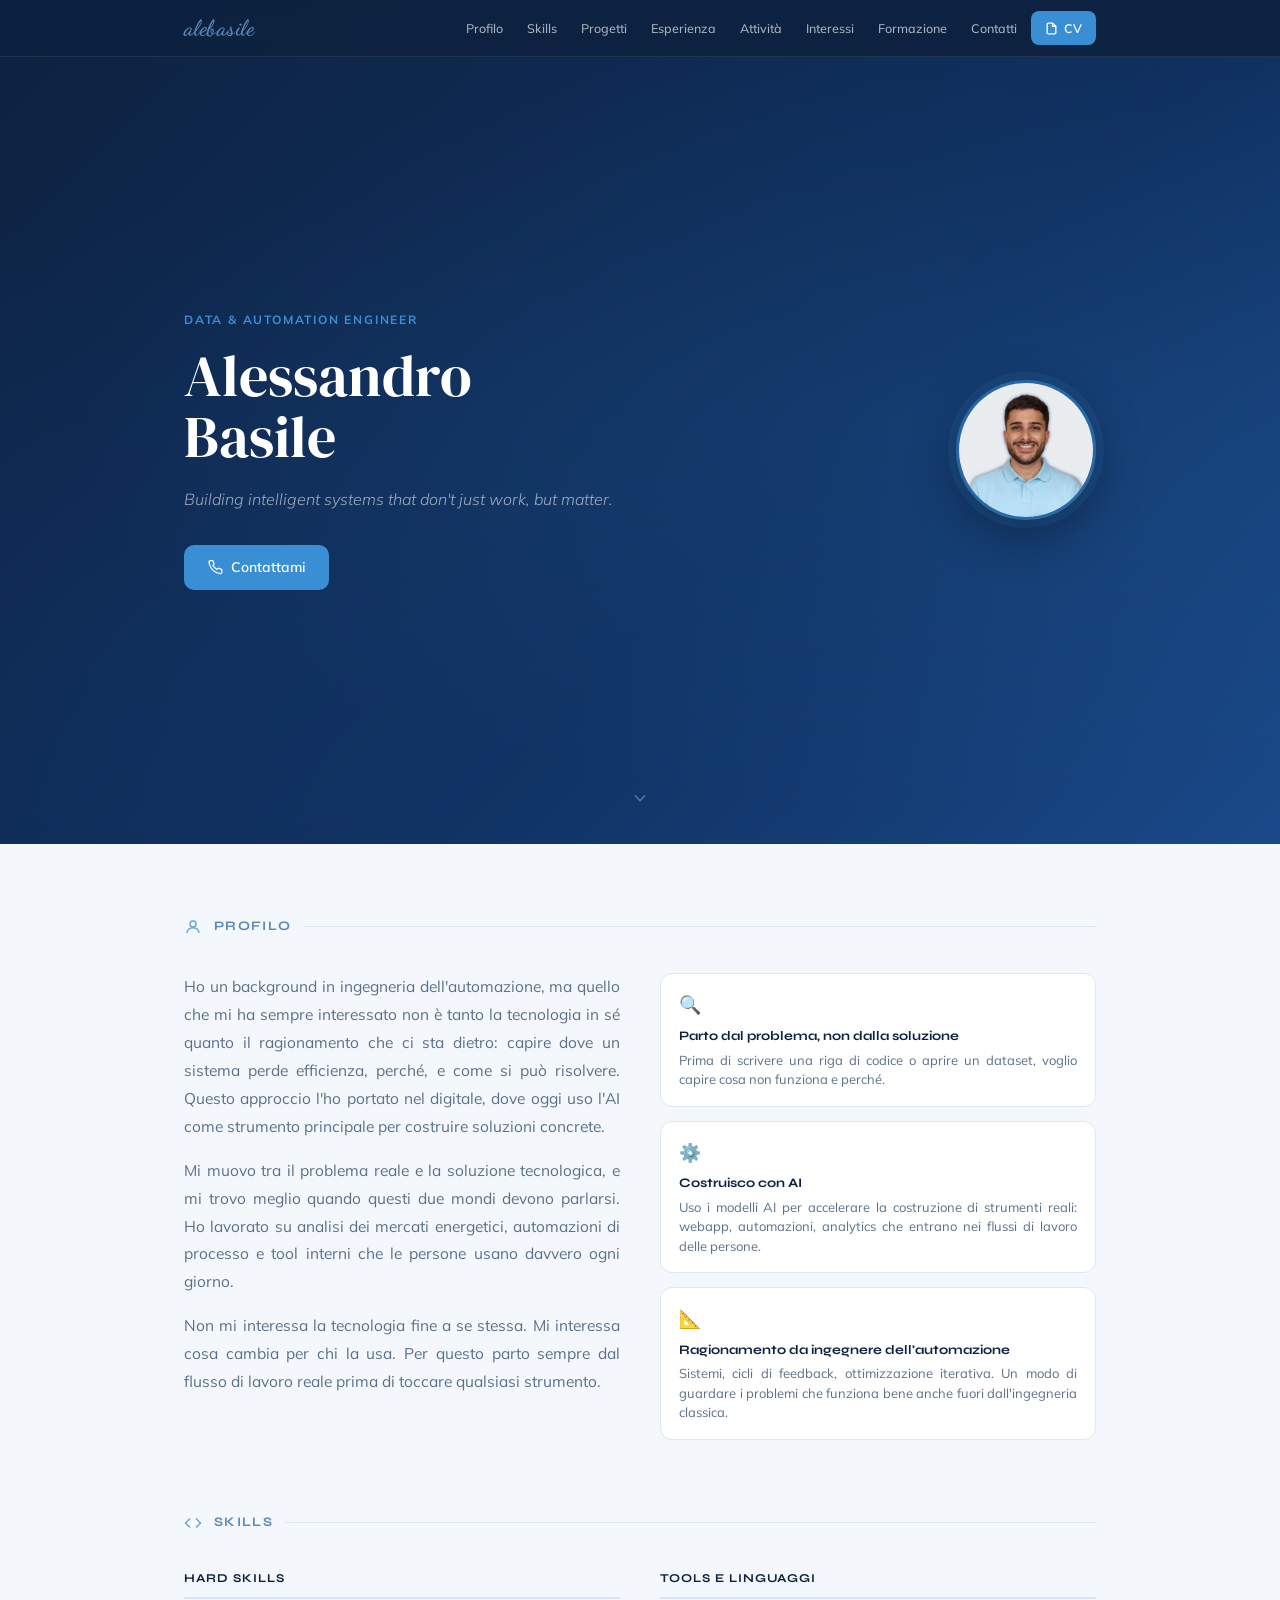
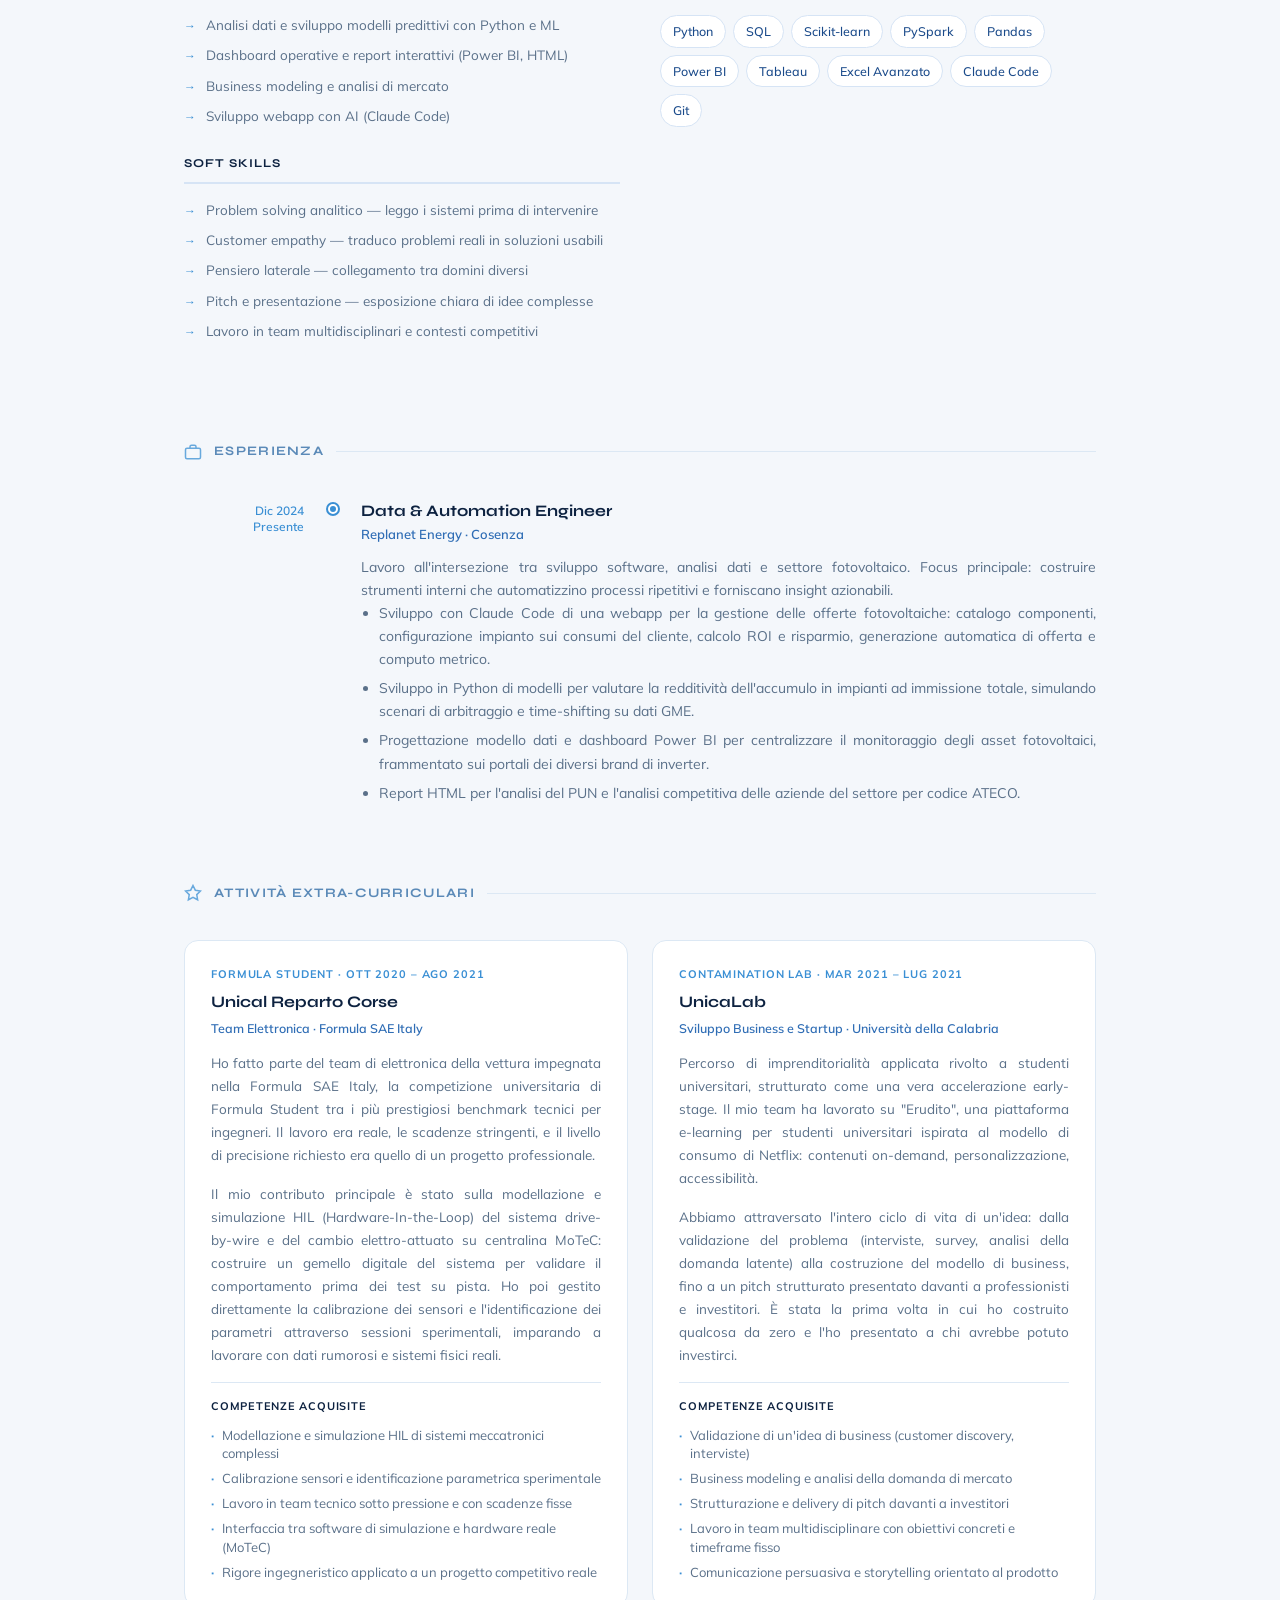
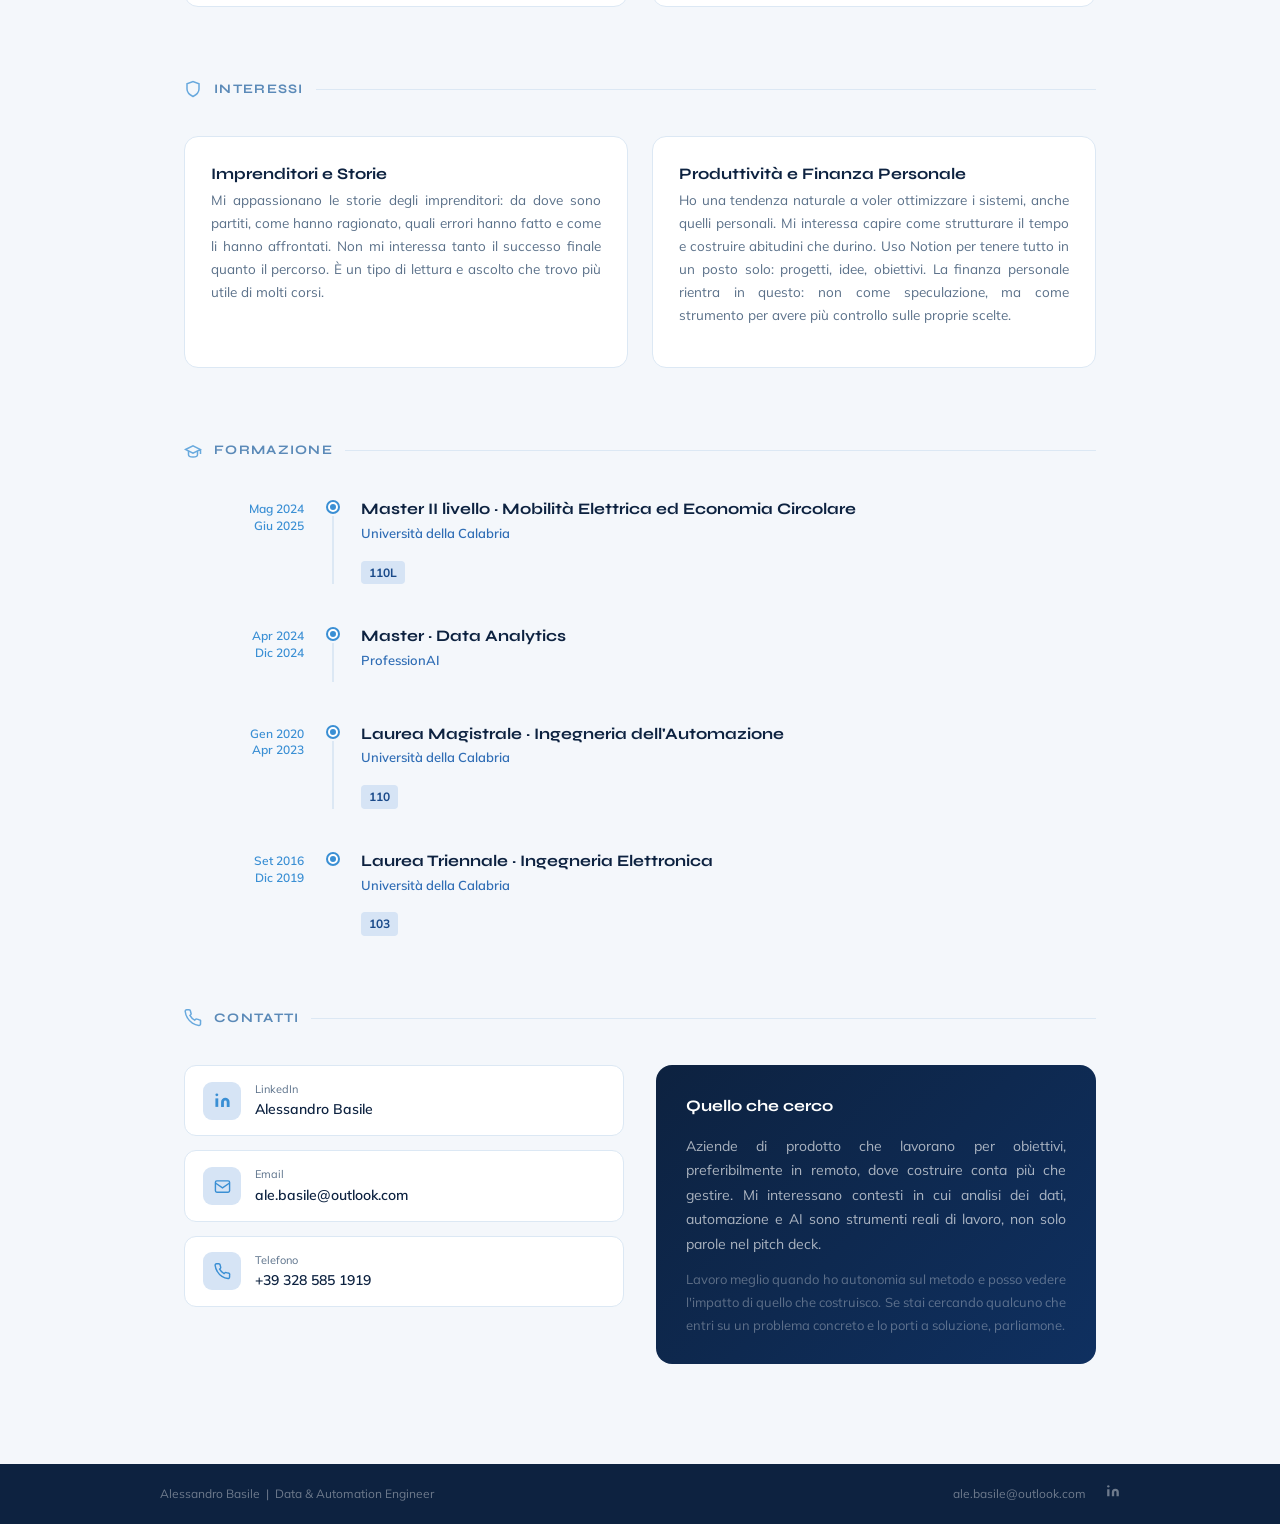
<file: index.html>
<!DOCTYPE html>
<html lang="it">
<head>
  <meta charset="UTF-8">
  <meta name="viewport" content="width=device-width, initial-scale=1.0">

  <!-- ✏️ MODIFICA QUI: titolo della scheda del browser -->
  <title>Alessandro Basile | Data &amp; Automation Engineer</title>

  <!-- Font Google (non toccare) -->
  <link href="https://fonts.googleapis.com/css2?family=Syne:wght@400;600;700;800&family=Mulish:ital,wght@0,300;0,400;0,500;0,600;1,300&family=DM+Serif+Display&family=Dancing+Script:wght@600&display=swap" rel="stylesheet">

  <!-- Foglio di stile condiviso con projects.html -->
  <link rel="stylesheet" href="style.css">
</head>
<body>

<!-- ══ NAVBAR ══ -->
<!-- ✏️ Se cambi il tuo nome/logo, modificalo qui -->
<nav>
  <div class="nav-inner">
    <a href="#hero" class="nav-logo">alebasile</a>
    <ul class="nav-links">
      <li><a href="#profilo">Profilo</a></li>
      <li><a href="#skills">Skills</a></li>
      <li><a href="projects.html">Progetti</a></li>
      <li><a href="#esperienza">Esperienza</a></li>
      <li><a href="#extra">Attività</a></li>
      <li><a href="#interessi">Interessi</a></li>
      <li><a href="#formazione">Formazione</a></li>
      <li><a href="#contatti">Contatti</a></li>
      <li>
        <a href="cv.pdf" download class="btn-cv">
          <svg width="13" height="13" viewBox="0 0 24 24" fill="none" stroke="currentColor" stroke-width="2.5"><path d="M14 2H6a2 2 0 0 0-2 2v16a2 2 0 0 0 2 2h12a2 2 0 0 0 2-2V8z"/><polyline points="14 2 14 8 20 8"/></svg>
          CV
        </a>
      </li>
    </ul>
    <button class="hamburger" onclick="toggleMenu()" aria-label="Menu">
      <span></span><span></span><span></span>
    </button>
  </div>
  <div class="mobile-menu" id="mobileMenu">
    <a href="#profilo" onclick="closeMenu()">Profilo</a>
    <a href="#skills" onclick="closeMenu()">Skills</a>
    <a href="projects.html" onclick="closeMenu()">Progetti</a>
    <a href="#esperienza" onclick="closeMenu()">Esperienza</a>
    <a href="#extra" onclick="closeMenu()">Attività</a>
    <a href="#interessi" onclick="closeMenu()">Interessi</a>
    <a href="#formazione" onclick="closeMenu()">Formazione</a>
    <a href="#contatti" onclick="closeMenu()">Contatti</a>
    <a href="cv.pdf" download onclick="closeMenu()">📄 CV versione A4</a>
  </div>
</nav>

<!-- ══ HERO ══ -->
<!-- ✏️ Modifica: titolo, sottotitolo, tagline, testo pulsante -->
<section id="hero">
  <div class="hero-inner">
    <div class="hero-text">
      <p class="role">Data &amp; Automation Engineer</p>
      <h1>Alessandro<br>Basile</h1>
      <p class="tagline">Building intelligent systems that don't just work, but matter.</p>
      <a href="#contatti" class="btn-contact">
        <svg width="15" height="15" viewBox="0 0 24 24" fill="none" stroke="currentColor" stroke-width="2"><path d="M22 16.92v3a2 2 0 0 1-2.18 2 19.79 19.79 0 0 1-8.63-3.07A19.5 19.5 0 0 1 4.69 12a19.79 19.79 0 0 1-3.07-8.67A2 2 0 0 1 3.66 1h3a2 2 0 0 1 2 1.72c.127.96.361 1.903.7 2.81a2 2 0 0 1-.45 2.11L7.91 8.64a16 16 0 0 0 6.29 6.29l.95-.95a2 2 0 0 1 2.11-.45c.907.339 1.85.573 2.81.7A2 2 0 0 1 22 16.92z"/></svg>
        Contattami
      </a>
    </div>
    <div class="hero-photo-wrap">
      <!-- ✏️ Modifica href con il tuo profilo LinkedIn; img src="img.png" è la tua foto -->
      <a href="https://www.linkedin.com/in/alessandro-basile/" target="_blank" class="hero-photo" aria-label="LinkedIn">
        <img src="img.png" alt="Alessandro Basile">
      </a>
    </div>
  </div>
  <div class="hero-scroll">
    <svg width="20" height="20" viewBox="0 0 24 24" fill="none" stroke="currentColor" stroke-width="2"><polyline points="6 9 12 15 18 9"/></svg>
  </div>
</section>

<main>

<!-- ══ PROFILO ══ -->
<!-- ✏️ Modifica i tre paragrafi e i tre "pillar" (icona, titolo, descrizione) -->
<div id="profilo" class="section-block reveal">
  <div class="section-head">
    <svg width="18" height="18" viewBox="0 0 24 24" fill="none" stroke="currentColor" stroke-width="2"><circle cx="12" cy="8" r="4"/><path d="M4 20c0-4 3.6-7 8-7s8 3 8 7"/></svg>
    <h2>Profilo</h2>
  </div>
  <div class="profile-grid">
    <div class="profile-text">
      <p>Ho un background in ingegneria dell'automazione, ma quello che mi ha sempre interessato non è tanto la tecnologia in sé quanto il ragionamento che ci sta dietro: capire dove un sistema perde efficienza, perché, e come si può risolvere. Questo approccio l'ho portato nel digitale, dove oggi uso l'AI come strumento principale per costruire soluzioni concrete.</p>
      <p>Mi muovo tra il problema reale e la soluzione tecnologica, e mi trovo meglio quando questi due mondi devono parlarsi. Ho lavorato su analisi dei mercati energetici, automazioni di processo e tool interni che le persone usano davvero ogni giorno.</p>
      <p>Non mi interessa la tecnologia fine a se stessa. Mi interessa cosa cambia per chi la usa. Per questo parto sempre dal flusso di lavoro reale prima di toccare qualsiasi strumento.</p>
    </div>
    <div class="profile-pillars">

      <!-- Pillar 1 -->
      <div class="pillar">
        <div class="pillar-icon">🔍</div>
        <div class="pillar-title">Parto dal problema, non dalla soluzione</div>
        <div class="pillar-desc">Prima di scrivere una riga di codice o aprire un dataset, voglio capire cosa non funziona e perché.</div>
      </div>

      <!-- Pillar 2 -->
      <div class="pillar">
        <div class="pillar-icon">⚙️</div>
        <div class="pillar-title">Costruisco con AI</div>
        <div class="pillar-desc">Uso i modelli AI per accelerare la costruzione di strumenti reali: webapp, automazioni, analytics che entrano nei flussi di lavoro delle persone.</div>
      </div>

      <!-- Pillar 3 -->
      <div class="pillar">
        <div class="pillar-icon">📐</div>
        <div class="pillar-title">Ragionamento da ingegnere dell'automazione</div>
        <div class="pillar-desc">Sistemi, cicli di feedback, ottimizzazione iterativa. Un modo di guardare i problemi che funziona bene anche fuori dall'ingegneria classica.</div>
      </div>

    </div>
  </div>
</div>

<!-- ══ SKILLS ══ -->
<!-- ✏️ Modifica le voci nelle tre liste (hard skills, soft skills, tools) -->
<div id="skills" class="section-block reveal">
  <div class="section-head">
    <svg width="18" height="18" viewBox="0 0 24 24" fill="none" stroke="currentColor" stroke-width="2"><polyline points="16 18 22 12 16 6"/><polyline points="8 6 2 12 8 18"/></svg>
    <h2>Skills</h2>
  </div>
  <div class="skills-section">

    <!-- Colonna sinistra: hard + soft skills -->
    <div>
      <div class="skill-col-title">Hard Skills</div>
      <div class="skill-text-list">
        <div class="skill-text-item">Analisi dati e sviluppo modelli predittivi con Python e ML</div>
        <div class="skill-text-item">Dashboard operative e report interattivi (Power BI, HTML)</div>
        <div class="skill-text-item">Business modeling e analisi di mercato</div>
        <div class="skill-text-item">Sviluppo webapp con AI (Claude Code)</div>
      </div>

      <div class="skill-col-title">Soft Skills</div>
      <div class="skill-text-list">
        <div class="skill-text-item">Problem solving analitico — leggo i sistemi prima di intervenire</div>
        <div class="skill-text-item">Customer empathy — traduco problemi reali in soluzioni usabili</div>
        <div class="skill-text-item">Pensiero laterale — collegamento tra domini diversi</div>
        <div class="skill-text-item">Pitch e presentazione — esposizione chiara di idee complesse</div>
        <div class="skill-text-item">Lavoro in team multidisciplinari e contesti competitivi</div>
      </div>
    </div>

    <!-- Colonna destra: tool chips -->
    <!-- ✏️ Aggiungi o rimuovi <span class="tool-chip">Nome</span> per aggiornare i tool -->
    <div>
      <div class="skill-col-title">Tools e Linguaggi</div>
      <div class="tools-chips">
        <span class="tool-chip">Python</span>
        <span class="tool-chip">SQL</span>
        <span class="tool-chip">Scikit-learn</span>
        <span class="tool-chip">PySpark</span>
        <span class="tool-chip">Pandas</span>
        <span class="tool-chip">Power BI</span>
        <span class="tool-chip">Tableau</span>
        <span class="tool-chip">Excel Avanzato</span>
        <span class="tool-chip">Claude Code</span>
        <span class="tool-chip">Git</span>
      </div>
    </div>

  </div>
</div>

<!-- ══ ESPERIENZA ══ -->
<!--
  ✏️ Per ogni esperienza lavorativa:
      - tl-date:  date "Mmm AAAA<br>Mmm AAAA" (o "Presente")
      - tl-role:  titolo ruolo
      - tl-org:   azienda · città
      - paragrafo <p>: descrizione breve
      - lista <ul><li>…</li></ul> dentro tl-details: bullet dettagliati (espandibili)
  Per aggiungere un'esperienza copia l'intero blocco .timeline-item
-->
<div id="esperienza" class="section-block reveal">
  <div class="section-head">
    <svg width="18" height="18" viewBox="0 0 24 24" fill="none" stroke="currentColor" stroke-width="2"><rect x="2" y="7" width="20" height="14" rx="2"/><path d="M16 7V5a2 2 0 0 0-2-2h-4a2 2 0 0 0-2 2v2"/></svg>
    <h2>Esperienza</h2>
  </div>
  <div class="timeline">

    <!-- Esperienza 1 -->
    <div class="timeline-item">
      <div class="tl-date">Dic 2024<br>Presente</div>
      <div class="tl-line"><div class="tl-dot"></div><div class="tl-bar"></div></div>
      <div class="tl-content">
        <span class="tl-date-mobile">Dic 2024 – Presente</span>
        <div class="tl-role">Data &amp; Automation Engineer</div>
        <div class="tl-org">Replanet Energy · Cosenza</div>
        <div class="tl-desc">
          <p>Lavoro all'intersezione tra sviluppo software, analisi dati e settore fotovoltaico. Focus principale: costruire strumenti interni che automatizzino processi ripetitivi e forniscano insight azionabili.</p>
          <ul>
            <li>Sviluppo con Claude Code di una webapp per la gestione delle offerte fotovoltaiche: catalogo componenti, configurazione impianto sui consumi del cliente, calcolo ROI e risparmio, generazione automatica di offerta e computo metrico.</li>
            <li>Sviluppo in Python di modelli per valutare la redditività dell'accumulo in impianti ad immissione totale, simulando scenari di arbitraggio e time-shifting su dati GME.</li>
            <li>Progettazione modello dati e dashboard Power BI per centralizzare il monitoraggio degli asset fotovoltaici, frammentato sui portali dei diversi brand di inverter.</li>
            <li>Report HTML per l'analisi del PUN e l'analisi competitiva delle aziende del settore per codice ATECO.</li>
          </ul>
        </div>
      </div>
    </div>
    <!-- Fine esperienza 1 -->

  </div>
</div>

<!-- ══ ATTIVITÀ EXTRA ══ -->
<!--
  ✏️ Per ogni card extra-curriculare:
      - extra-card-tag:   "Nome evento · Data inizio – Data fine"
      - extra-card-title: titolo attività
      - extra-card-sub:   ruolo · ente
      - extra-card-desc:  descrizione (uno o più paragrafi <p>)
      - extra-skill-item: una riga per competenza acquisita
  Per aggiungere una card copia l'intero blocco .extra-card
-->
<div id="extra" class="section-block reveal">
  <div class="section-head">
    <svg width="18" height="18" viewBox="0 0 24 24" fill="none" stroke="currentColor" stroke-width="2"><polygon points="12 2 15.09 8.26 22 9.27 17 14.14 18.18 21.02 12 17.77 5.82 21.02 7 14.14 2 9.27 8.91 8.26 12 2"/></svg>
    <h2>Attività Extra-curriculari</h2>
  </div>
  <div class="extra-grid">

    <!-- Card 1 -->
    <div class="extra-card">
      <div class="extra-card-tag">Formula Student · Ott 2020 – Ago 2021</div>
      <div class="extra-card-title">Unical Reparto Corse</div>
      <div class="extra-card-sub">Team Elettronica · Formula SAE Italy</div>
      <p class="extra-card-desc">
        Ho fatto parte del team di elettronica della vettura impegnata nella Formula SAE Italy, la competizione universitaria di Formula Student tra i più prestigiosi benchmark tecnici per ingegneri. Il lavoro era reale, le scadenze stringenti, e il livello di precisione richiesto era quello di un progetto professionale.
      </p>
      <p class="extra-card-desc">
        Il mio contributo principale è stato sulla modellazione e simulazione HIL (Hardware-In-the-Loop) del sistema drive-by-wire e del cambio elettro-attuato su centralina MoTeC: costruire un gemello digitale del sistema per validare il comportamento prima dei test su pista. Ho poi gestito direttamente la calibrazione dei sensori e l'identificazione dei parametri attraverso sessioni sperimentali, imparando a lavorare con dati rumorosi e sistemi fisici reali.
      </p>
      <div class="extra-card-skills">
        <div class="extra-card-skills-title">Competenze acquisite</div>
        <div class="extra-skill-item">Modellazione e simulazione HIL di sistemi meccatronici complessi</div>
        <div class="extra-skill-item">Calibrazione sensori e identificazione parametrica sperimentale</div>
        <div class="extra-skill-item">Lavoro in team tecnico sotto pressione e con scadenze fisse</div>
        <div class="extra-skill-item">Interfaccia tra software di simulazione e hardware reale (MoTeC)</div>
        <div class="extra-skill-item">Rigore ingegneristico applicato a un progetto competitivo reale</div>
      </div>
    </div>
    <!-- Fine card 1 -->

    <!-- Card 2 -->
    <div class="extra-card">
      <div class="extra-card-tag">Contamination Lab · Mar 2021 – Lug 2021</div>
      <div class="extra-card-title">UnicaLab</div>
      <div class="extra-card-sub">Sviluppo Business e Startup · Università della Calabria</div>
      <p class="extra-card-desc">
        Percorso di imprenditorialità applicata rivolto a studenti universitari, strutturato come una vera accelerazione early-stage. Il mio team ha lavorato su "Erudito", una piattaforma e-learning per studenti universitari ispirata al modello di consumo di Netflix: contenuti on-demand, personalizzazione, accessibilità.
      </p>
      <p class="extra-card-desc">
        Abbiamo attraversato l'intero ciclo di vita di un'idea: dalla validazione del problema (interviste, survey, analisi della domanda latente) alla costruzione del modello di business, fino a un pitch strutturato presentato davanti a professionisti e investitori. È stata la prima volta in cui ho costruito qualcosa da zero e l'ho presentato a chi avrebbe potuto investirci.
      </p>
      <div class="extra-card-skills">
        <div class="extra-card-skills-title">Competenze acquisite</div>
        <div class="extra-skill-item">Validazione di un'idea di business (customer discovery, interviste)</div>
        <div class="extra-skill-item">Business modeling e analisi della domanda di mercato</div>
        <div class="extra-skill-item">Strutturazione e delivery di pitch davanti a investitori</div>
        <div class="extra-skill-item">Lavoro in team multidisciplinare con obiettivi concreti e timeframe fisso</div>
        <div class="extra-skill-item">Comunicazione persuasiva e storytelling orientato al prodotto</div>
      </div>
    </div>
    <!-- Fine card 2 -->

  </div>
</div>

<!-- ══ INTERESSI ══ -->
<div id="interessi" class="section-block reveal">
  <div class="section-head">
    <svg width="18" height="18" viewBox="0 0 24 24" fill="none" stroke="currentColor" stroke-width="2"><path d="M12 22s8-4 8-10V5l-8-3-8 3v7c0 6 8 10 8 10z"/></svg>
    <h2>Interessi</h2>
  </div>
  <div class="extra-grid">

    <div class="extra-card">
      <div class="extra-card-title">Imprenditori e Storie</div>
      <p class="extra-card-desc">Mi appassionano le storie degli imprenditori: da dove sono partiti, come hanno ragionato, quali errori hanno fatto e come li hanno affrontati. Non mi interessa tanto il successo finale quanto il percorso. È un tipo di lettura e ascolto che trovo più utile di molti corsi.</p>
    </div>

    <div class="extra-card">
      <div class="extra-card-title">Produttività e Finanza Personale</div>
      <p class="extra-card-desc">Ho una tendenza naturale a voler ottimizzare i sistemi, anche quelli personali. Mi interessa capire come strutturare il tempo e costruire abitudini che durino. Uso Notion per tenere tutto in un posto solo: progetti, idee, obiettivi. La finanza personale rientra in questo: non come speculazione, ma come strumento per avere più controllo sulle proprie scelte.</p>
    </div>

  </div>
</div>

<!-- ══ FORMAZIONE ══ -->
<!--
  ✏️ Per ogni voce formativa:
      - tl-date: date (desktop)
      - tl-date-mobile: date (mobile, formato diverso)
      - tl-role: nome del corso / laurea
      - tl-org: università o ente
      - tl-grade (opzionale): voto finale
  Per aggiungere una voce copia l'intero blocco .timeline-item
-->
<div id="formazione" class="section-block reveal">
  <div class="section-head">
    <svg width="18" height="18" viewBox="0 0 24 24" fill="none" stroke="currentColor" stroke-width="2"><path d="M22 10v6M2 10l10-5 10 5-10 5z"/><path d="M6 12v5c0 2 2 3 6 3s6-1 6-3v-5"/></svg>
    <h2>Formazione</h2>
  </div>
  <div class="timeline">

    <div class="timeline-item">
      <div class="tl-date">Mag 2024<br>Giu 2025</div>
      <div class="tl-line"><div class="tl-dot"></div><div class="tl-bar"></div></div>
      <div class="tl-content">
        <span class="tl-date-mobile">Mag 2024 – Giu 2025</span>
        <div class="tl-role">Master II livello · Mobilità Elettrica ed Economia Circolare</div>
        <div class="tl-org">Università della Calabria</div>
        <span class="tl-grade">110L</span>
      </div>
    </div>

    <div class="timeline-item">
      <div class="tl-date">Apr 2024<br>Dic 2024</div>
      <div class="tl-line"><div class="tl-dot"></div><div class="tl-bar"></div></div>
      <div class="tl-content">
        <span class="tl-date-mobile">Apr 2024 – Dic 2024</span>
        <div class="tl-role">Master · Data Analytics</div>
        <div class="tl-org">ProfessionAI</div>
      </div>
    </div>

    <div class="timeline-item">
      <div class="tl-date">Gen 2020<br>Apr 2023</div>
      <div class="tl-line"><div class="tl-dot"></div><div class="tl-bar"></div></div>
      <div class="tl-content">
        <span class="tl-date-mobile">Gen 2020 – Apr 2023</span>
        <div class="tl-role">Laurea Magistrale · Ingegneria dell'Automazione</div>
        <div class="tl-org">Università della Calabria</div>
        <span class="tl-grade">110</span>
      </div>
    </div>

    <div class="timeline-item">
      <div class="tl-date">Set 2016<br>Dic 2019</div>
      <div class="tl-line"><div class="tl-dot"></div><div class="tl-bar"></div></div>
      <div class="tl-content">
        <span class="tl-date-mobile">Set 2016 – Dic 2019</span>
        <div class="tl-role">Laurea Triennale · Ingegneria Elettronica</div>
        <div class="tl-org">Università della Calabria</div>
        <span class="tl-grade">103</span>
      </div>
    </div>

  </div>
</div>

<!-- ══ CONTATTI ══ -->
<!-- ✏️ Modifica: URL LinkedIn, numero di telefono, testi del riquadro "Quello che cerco" -->
<div id="contatti" class="section-block reveal">
  <div class="section-head">
    <svg width="18" height="18" viewBox="0 0 24 24" fill="none" stroke="currentColor" stroke-width="2"><path d="M22 16.92v3a2 2 0 0 1-2.18 2 19.79 19.79 0 0 1-8.63-3.07A19.5 19.5 0 0 1 4.69 12a19.79 19.79 0 0 1-3.07-8.67A2 2 0 0 1 3.66 1h3a2 2 0 0 1 2 1.72c.127.96.361 1.903.7 2.81a2 2 0 0 1-.45 2.11L7.91 8.64a16 16 0 0 0 6.29 6.29l.95-.95a2 2 0 0 1 2.11-.45c.907.339 1.85.573 2.81.7A2 2 0 0 1 22 16.92z"/></svg>
    <h2>Contatti</h2>
  </div>
  <div class="contact-layout">
    <div class="contact-links">

      <!-- LinkedIn -->
      <a href="https://www.linkedin.com/in/alessandro-basile/" target="_blank" class="contact-link">
        <div class="contact-link-icon">
          <svg width="17" height="17" viewBox="0 0 24 24" fill="currentColor"><path d="M16 8a6 6 0 0 1 6 6v7h-4v-7a2 2 0 0 0-2-2 2 2 0 0 0-2 2v7h-4v-7a6 6 0 0 1 6-6z"/><rect x="2" y="9" width="4" height="12"/><circle cx="4" cy="4" r="2"/></svg>
        </div>
        <div class="contact-link-text">
          <span class="contact-link-label">LinkedIn</span>
          <span class="contact-link-value">Alessandro Basile</span>
        </div>
      </a>

      <!-- Email (popolata via JS per evitare spam) -->
      <a href="#" class="contact-link" id="email-link">
        <div class="contact-link-icon">
          <svg width="17" height="17" viewBox="0 0 24 24" fill="none" stroke="currentColor" stroke-width="2"><rect x="2" y="4" width="20" height="16" rx="2"/><path d="m2 7 10 7 10-7"/></svg>
        </div>
        <div class="contact-link-text">
          <span class="contact-link-label">Email</span>
          <span class="contact-link-value" id="em-contact"></span>
        </div>
      </a>

      <!-- Telefono -->
      <a href="tel:+393285851919" class="contact-link">
        <div class="contact-link-icon">
          <svg width="17" height="17" viewBox="0 0 24 24" fill="none" stroke="currentColor" stroke-width="2"><path d="M22 16.92v3a2 2 0 0 1-2.18 2 19.79 19.79 0 0 1-8.63-3.07A19.5 19.5 0 0 1 4.69 12a19.79 19.79 0 0 1-3.07-8.67A2 2 0 0 1 3.66 1h3a2 2 0 0 1 2 1.72c.127.96.361 1.903.7 2.81a2 2 0 0 1-.45 2.11L7.91 8.64a16 16 0 0 0 6.29 6.29l.95-.95a2 2 0 0 1 2.11-.45c.907.339 1.85.573 2.81.7A2 2 0 0 1 22 16.92z"/></svg>
        </div>
        <div class="contact-link-text">
          <span class="contact-link-label">Telefono</span>
          <span class="contact-link-value">+39 328 585 1919</span>
        </div>
      </a>

    </div>

    <!-- ✏️ Modifica i due paragrafi con quello che cerchi -->
    <div class="contact-card">
      <h3>Quello che cerco</h3>
      <p>Aziende di prodotto che lavorano per obiettivi, preferibilmente in remoto, dove costruire conta più che gestire. Mi interessano contesti in cui analisi dei dati, automazione e AI sono strumenti reali di lavoro, non solo parole nel pitch deck.</p>
      <p>Lavoro meglio quando ho autonomia sul metodo e posso vedere l'impatto di quello che costruisco. Se stai cercando qualcuno che entri su un problema concreto e lo porti a soluzione, parliamone.</p>
    </div>

  </div>
</div>

</main>

<!-- ══ FOOTER ══ -->
<!-- ✏️ Modifica: nome, URL LinkedIn -->
<footer>
  <div class="footer-inner">
    <span>Alessandro Basile &nbsp;|&nbsp; Data &amp; Automation Engineer</span>
    <div class="footer-links">
      <span id="em-footer"></span>
      <a href="https://www.linkedin.com/in/alessandro-basile/" target="_blank" aria-label="LinkedIn">
        <svg width="14" height="14" viewBox="0 0 24 24" fill="currentColor"><path d="M16 8a6 6 0 0 1 6 6v7h-4v-7a2 2 0 0 0-2-2 2 2 0 0 0-2 2v7h-4v-7a6 6 0 0 1 6-6z"/><rect x="2" y="9" width="4" height="12"/><circle cx="4" cy="4" r="2"/></svg>
      </a>
    </div>
  </div>
</footer>

<script>
  // ✏️ Modifica l'email qui (è divisa in due parti per evitare lo spam)
  const e = 'ale.basile' + '@' + 'outlook.com';
  document.getElementById('em-contact').textContent = e;
  document.getElementById('email-link').href = 'mailto:' + e;
  document.getElementById('em-footer').textContent = e;

  function toggleMenu() { document.getElementById('mobileMenu').classList.toggle('open'); }
  function closeMenu() { document.getElementById('mobileMenu').classList.remove('open'); }

  function toggleDetails(btn) {
    const isOpen = !btn.nextElementSibling.classList.contains('open');
    btn.nextElementSibling.classList.toggle('open');
    btn.innerHTML = `<svg width="14" height="14" viewBox="0 0 24 24" fill="none" stroke="currentColor" stroke-width="2.5" style="transform:rotate(${isOpen?'180deg':'0deg'});transition:transform .25s"><polyline points="6 9 12 15 18 9"/></svg> ${isOpen ? 'Nascondi dettagli' : 'Mostra dettagli'}`;
  }

  if (window.self === window.top) {
    document.body.classList.add('js-reveal');
    const obs = new IntersectionObserver(entries => {
      entries.forEach(e => { if (e.isIntersecting) e.target.classList.add('visible'); });
    }, { threshold: 0.06 });
    document.querySelectorAll('.reveal').forEach(r => obs.observe(r));
  }

  const sections = document.querySelectorAll('[id]');
  const navLinks = document.querySelectorAll('.nav-links a');
  window.addEventListener('scroll', () => {
    let current = '';
    sections.forEach(s => { if (window.scrollY >= s.offsetTop - 80) current = s.id; });
    navLinks.forEach(a => { a.classList.toggle('active', a.getAttribute('href') === '#' + current); });
  });
</script>
</body>
</html>
</file>
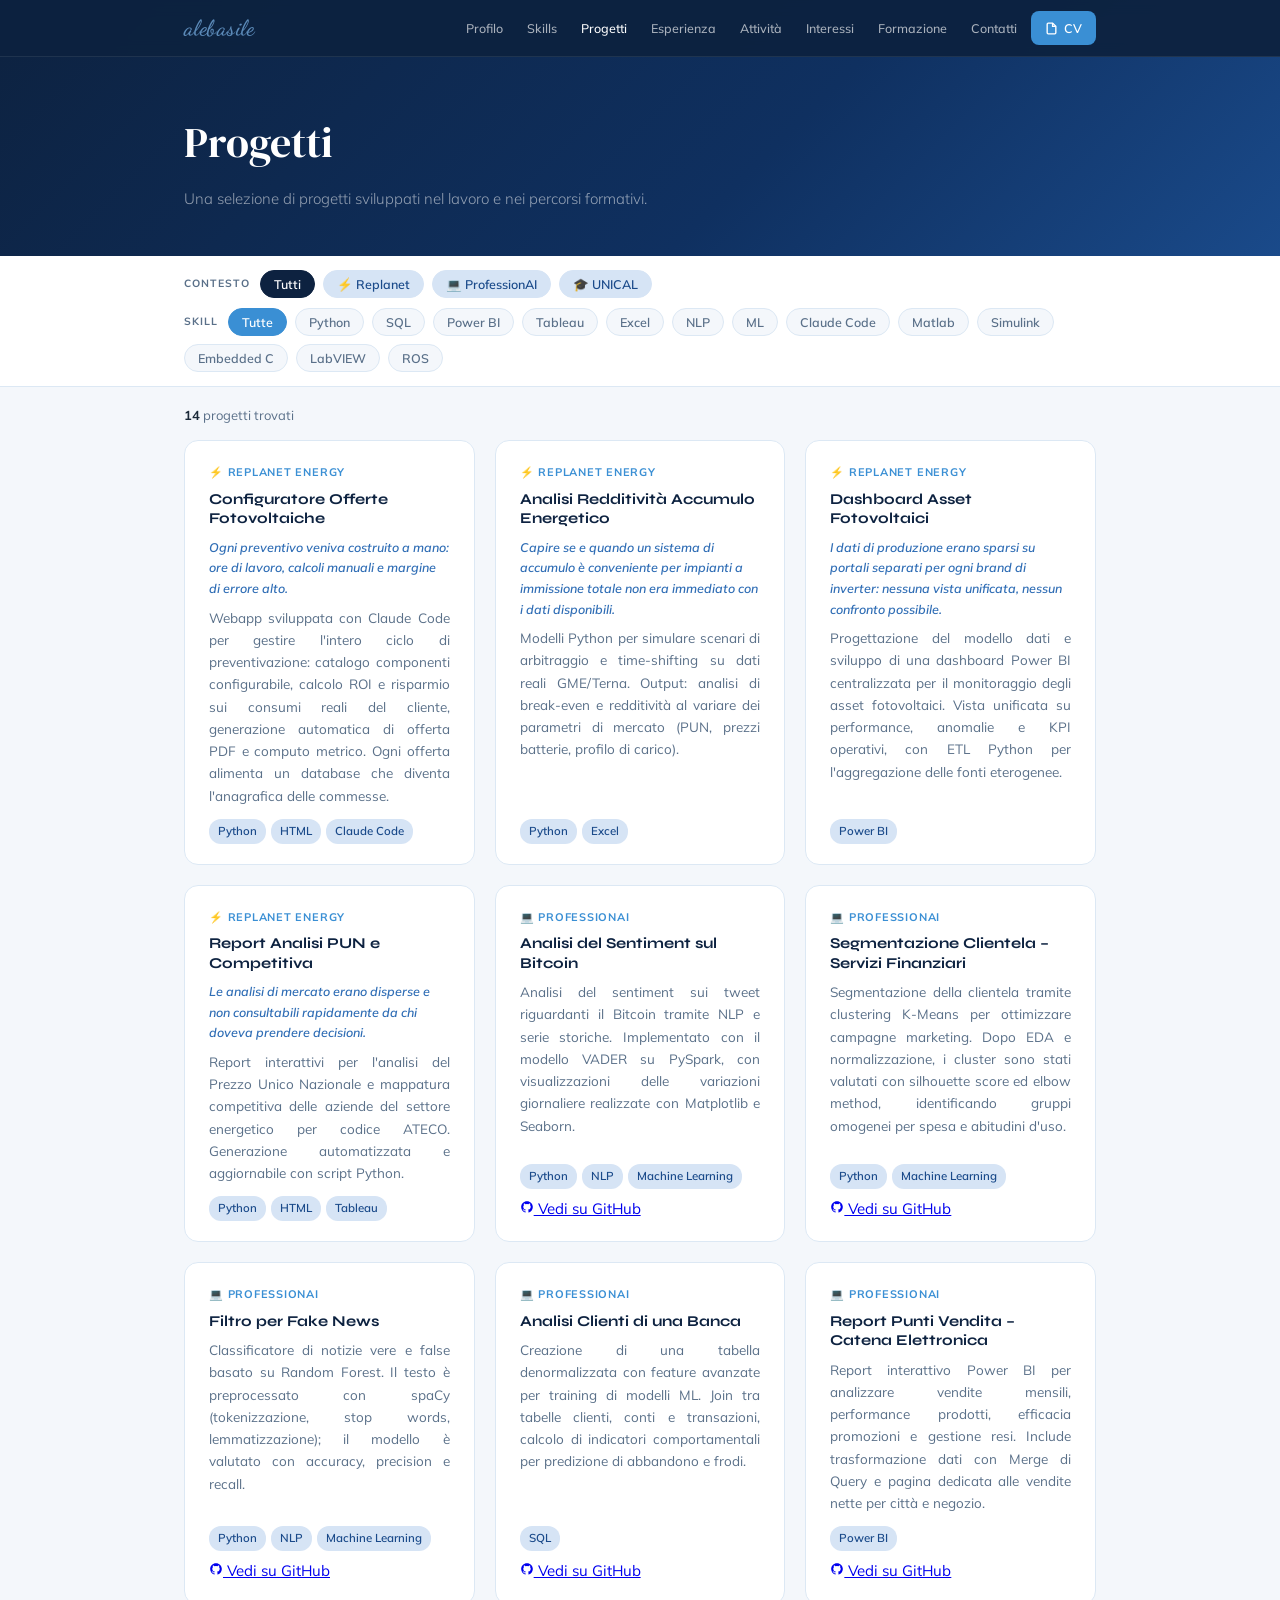
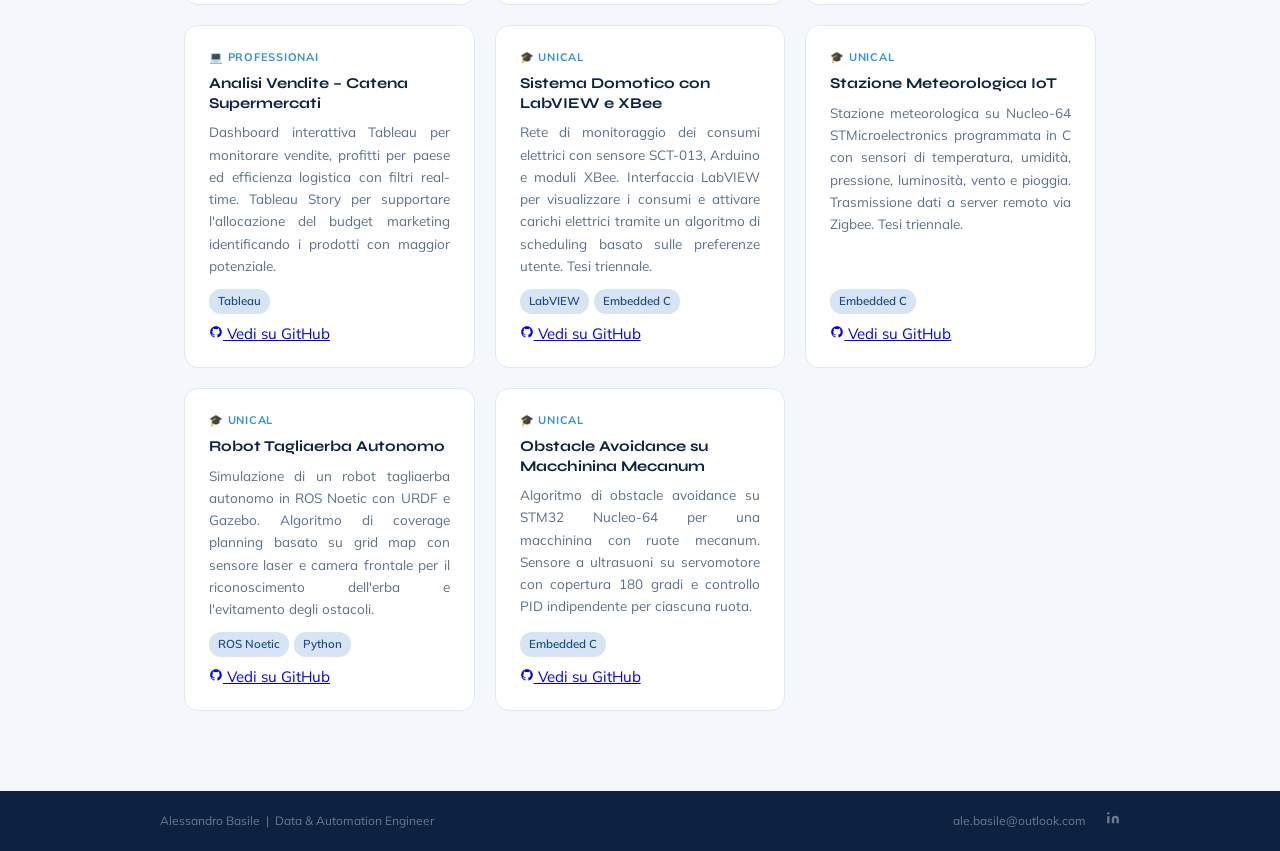
<file: projects.html>
<!DOCTYPE html>
<html lang="it">
<head>
  <meta charset="UTF-8">
  <meta name="viewport" content="width=device-width, initial-scale=1.0">
  <title>Progetti – Alessandro Basile</title>
  <link href="https://fonts.googleapis.com/css2?family=Syne:wght@400;600;700;800&family=Mulish:ital,wght@0,300;0,400;0,500;0,600;1,300&family=DM+Serif+Display&family=Dancing+Script:wght@600&display=swap" rel="stylesheet">
  <link rel="stylesheet" href="style.css">
</head>
<body>

<nav>
  <div class="nav-inner">
    <a href="index.html" class="nav-logo">alebasile</a>
    <ul class="nav-links">
      <li><a href="index.html#profilo">Profilo</a></li>
      <li><a href="index.html#skills">Skills</a></li>
      <li><a href="projects.html" class="active">Progetti</a></li>
      <li><a href="index.html#esperienza">Esperienza</a></li>
      <li><a href="index.html#extra">Attività</a></li>
      <li><a href="index.html#interessi">Interessi</a></li>
      <li><a href="index.html#formazione">Formazione</a></li>
      <li><a href="index.html#contatti">Contatti</a></li>
      <li>
        <a href="cv.pdf" download class="btn-cv">
          <svg width="13" height="13" viewBox="0 0 24 24" fill="none" stroke="currentColor" stroke-width="2.5"><path d="M14 2H6a2 2 0 0 0-2 2v16a2 2 0 0 0 2 2h12a2 2 0 0 0 2-2V8z"/><polyline points="14 2 14 8 20 8"/></svg>
          CV
        </a>
      </li>
    </ul>
    <button class="hamburger" onclick="toggleMenu()" aria-label="Menu">
      <span></span><span></span><span></span>
    </button>
  </div>
  <div class="mobile-menu" id="mobileMenu">
    <a href="index.html#profilo" onclick="closeMenu()">Profilo</a>
    <a href="index.html#skills" onclick="closeMenu()">Skills</a>
    <a href="projects.html" onclick="closeMenu()">Progetti</a>
    <a href="index.html#esperienza" onclick="closeMenu()">Esperienza</a>
    <a href="index.html#extra" onclick="closeMenu()">Attività</a>
    <a href="index.html#interessi" onclick="closeMenu()">Interessi</a>
    <a href="index.html#formazione" onclick="closeMenu()">Formazione</a>
    <a href="index.html#contatti" onclick="closeMenu()">Contatti</a>
    <a href="cv.pdf" download onclick="closeMenu()">CV versione A4</a>
  </div>
</nav>

<div class="page-hero">
  <div class="page-hero-inner">
    <h1>Progetti</h1>
    <p>Una selezione di progetti sviluppati nel lavoro e nei percorsi formativi.</p>
  </div>
</div>

<div class="filter-bar">
  <div class="filter-bar-inner">

    <div class="filter-row">
      <span class="filter-group-label">Contesto</span>
      <button class="fpill cat active" data-cat="all">Tutti</button>
      <button class="fpill cat" data-cat="Replanet">⚡ Replanet</button>
      <button class="fpill cat" data-cat="ProfessionAI">💻 ProfessionAI</button>
      <button class="fpill cat" data-cat="UNICAL">🎓 UNICAL</button>
      <button class="filter-reset" id="resetBtn" onclick="resetFilters()">✕ Reset</button>
    </div>

    <div class="filter-row" id="skillRow">
      <span class="filter-group-label">Skill</span>
      <button class="fpill skill active" data-skill="all">Tutte</button>
      <button class="fpill skill" data-skill="Python">Python</button>
      <button class="fpill skill" data-skill="SQL">SQL</button>
      <button class="fpill skill" data-skill="Power BI">Power BI</button>
      <button class="fpill skill" data-skill="Tableau">Tableau</button>
      <button class="fpill skill" data-skill="Excel">Excel</button>
      <button class="fpill skill" data-skill="NLP">NLP</button>
      <button class="fpill skill" data-skill="Machine Learning">ML</button>
      <button class="fpill skill" data-skill="Claude Code">Claude Code</button>
      <button class="fpill skill" data-skill="Matlab">Matlab</button>
      <button class="fpill skill" data-skill="Simulink">Simulink</button>
      <button class="fpill skill" data-skill="Embedded C">Embedded C</button>
      <button class="fpill skill" data-skill="LabVIEW">LabVIEW</button>
      <button class="fpill skill" data-skill="ROS Noetic">ROS</button>
    </div>

  </div>
</div>

<div class="results-bar" id="resultsBar"></div>

<div class="projects-wrap">
  <div class="projects-grid" id="projectsGrid">

    <article class="proj-card" data-cat="Replanet" data-tags="Python|HTML|Claude Code" data-primary="true">
      <span class="proj-cat">⚡ Replanet Energy</span>
      <h3 class="proj-title">Configuratore Offerte Fotovoltaiche</h3>
      <p class="proj-problem">Ogni preventivo veniva costruito a mano: ore di lavoro, calcoli manuali e margine di errore alto.</p>
      <p class="proj-desc">Webapp sviluppata con Claude Code per gestire l'intero ciclo di preventivazione: catalogo componenti configurabile, calcolo ROI e risparmio sui consumi reali del cliente, generazione automatica di offerta PDF e computo metrico. Ogni offerta alimenta un database che diventa l'anagrafica delle commesse.</p>
      <div class="proj-tags">
        <span class="proj-tag">Python</span>
        <span class="proj-tag">HTML</span>
        <span class="proj-tag">Claude Code</span>
      </div>
    </article>

    <article class="proj-card" data-cat="Replanet" data-tags="Python|Excel" data-primary="true">
      <span class="proj-cat">⚡ Replanet Energy</span>
      <h3 class="proj-title">Analisi Redditività Accumulo Energetico</h3>
      <p class="proj-problem">Capire se e quando un sistema di accumulo è conveniente per impianti a immissione totale non era immediato con i dati disponibili.</p>
      <p class="proj-desc">Modelli Python per simulare scenari di arbitraggio e time-shifting su dati reali GME/Terna. Output: analisi di break-even e redditività al variare dei parametri di mercato (PUN, prezzi batterie, profilo di carico).</p>
      <div class="proj-tags">
        <span class="proj-tag">Python</span>
        <span class="proj-tag">Excel</span>
      </div>
    </article>

    <article class="proj-card" data-cat="Replanet" data-tags="Power BI" data-primary="true">
      <span class="proj-cat">⚡ Replanet Energy</span>
      <h3 class="proj-title">Dashboard Asset Fotovoltaici</h3>
      <p class="proj-problem">I dati di produzione erano sparsi su portali separati per ogni brand di inverter: nessuna vista unificata, nessun confronto possibile.</p>
      <p class="proj-desc">Progettazione del modello dati e sviluppo di una dashboard Power BI centralizzata per il monitoraggio degli asset fotovoltaici. Vista unificata su performance, anomalie e KPI operativi, con ETL Python per l'aggregazione delle fonti eterogenee.</p>
      <div class="proj-tags">
        <span class="proj-tag">Power BI</span>
      </div>
    </article>

    <article class="proj-card" data-cat="Replanet" data-tags="Python|HTML|Tableau" data-primary="true">
      <span class="proj-cat">⚡ Replanet Energy</span>
      <h3 class="proj-title">Report Analisi PUN e Competitiva</h3>
      <p class="proj-problem">Le analisi di mercato erano disperse e non consultabili rapidamente da chi doveva prendere decisioni.</p>
      <p class="proj-desc">Report interattivi per l'analisi del Prezzo Unico Nazionale e mappatura competitiva delle aziende del settore energetico per codice ATECO. Generazione automatizzata e aggiornabile con script Python.</p>
      <div class="proj-tags">
        <span class="proj-tag">Python</span>
        <span class="proj-tag">HTML</span>
        <span class="proj-tag">Tableau</span>
      </div>
    </article>

    <article class="proj-card" data-cat="ProfessionAI" data-tags="Python|NLP|Machine Learning" data-primary="true">
      <span class="proj-cat">💻 ProfessionAI</span>
      <h3 class="proj-title">Analisi del Sentiment sul Bitcoin</h3>
      <p class="proj-desc">Analisi del sentiment sui tweet riguardanti il Bitcoin tramite NLP e serie storiche. Implementato con il modello VADER su PySpark, con visualizzazioni delle variazioni giornaliere realizzate con Matplotlib e Seaborn.</p>
      <div class="proj-tags">
        <span class="proj-tag">Python</span>
        <span class="proj-tag">NLP</span>
        <span class="proj-tag">Machine Learning</span>
      </div>
      <a class="proj-github" href="https://github.com/alebasile/professionai-sentiment-analysis" target="_blank">
        <svg width="14" height="14" viewBox="0 0 24 24" fill="currentColor"><path d="M12 2C6.477 2 2 6.477 2 12c0 4.418 2.865 8.166 6.839 9.489.5.092.682-.217.682-.482 0-.237-.009-.868-.013-1.703-2.782.604-3.369-1.342-3.369-1.342-.454-1.154-1.11-1.462-1.11-1.462-.908-.62.069-.608.069-.608 1.003.07 1.531 1.03 1.531 1.03.892 1.529 2.341 1.088 2.91.832.092-.647.35-1.088.636-1.338-2.22-.253-4.555-1.11-4.555-4.943 0-1.091.39-1.984 1.029-2.683-.103-.253-.446-1.27.098-2.647 0 0 .84-.269 2.75 1.025A9.578 9.578 0 0 1 12 6.836a9.59 9.59 0 0 1 2.504.337c1.909-1.294 2.747-1.025 2.747-1.025.546 1.377.203 2.394.1 2.647.64.699 1.028 1.592 1.028 2.683 0 3.842-2.339 4.687-4.566 4.935.359.309.678.919.678 1.852 0 1.336-.012 2.415-.012 2.741 0 .267.18.578.688.48C19.138 20.163 22 16.418 22 12c0-5.523-4.477-10-10-10z"/></svg>
        Vedi su GitHub
      </a>
    </article>

    <article class="proj-card" data-cat="ProfessionAI" data-tags="Python|Machine Learning" data-primary="true">
      <span class="proj-cat">💻 ProfessionAI</span>
      <h3 class="proj-title">Segmentazione Clientela – Servizi Finanziari</h3>
      <p class="proj-desc">Segmentazione della clientela tramite clustering K-Means per ottimizzare campagne marketing. Dopo EDA e normalizzazione, i cluster sono stati valutati con silhouette score ed elbow method, identificando gruppi omogenei per spesa e abitudini d'uso.</p>
      <div class="proj-tags">
        <span class="proj-tag">Python</span>
        <span class="proj-tag">Machine Learning</span>
      </div>
      <a class="proj-github" href="https://github.com/alebasile/professionai-cluster-analysis" target="_blank">
        <svg width="14" height="14" viewBox="0 0 24 24" fill="currentColor"><path d="M12 2C6.477 2 2 6.477 2 12c0 4.418 2.865 8.166 6.839 9.489.5.092.682-.217.682-.482 0-.237-.009-.868-.013-1.703-2.782.604-3.369-1.342-3.369-1.342-.454-1.154-1.11-1.462-1.11-1.462-.908-.62.069-.608.069-.608 1.003.07 1.531 1.03 1.531 1.03.892 1.529 2.341 1.088 2.91.832.092-.647.35-1.088.636-1.338-2.22-.253-4.555-1.11-4.555-4.943 0-1.091.39-1.984 1.029-2.683-.103-.253-.446-1.27.098-2.647 0 0 .84-.269 2.75 1.025A9.578 9.578 0 0 1 12 6.836a9.59 9.59 0 0 1 2.504.337c1.909-1.294 2.747-1.025 2.747-1.025.546 1.377.203 2.394.1 2.647.64.699 1.028 1.592 1.028 2.683 0 3.842-2.339 4.687-4.566 4.935.359.309.678.919.678 1.852 0 1.336-.012 2.415-.012 2.741 0 .267.18.578.688.48C19.138 20.163 22 16.418 22 12c0-5.523-4.477-10-10-10z"/></svg>
        Vedi su GitHub
      </a>
    </article>

    <article class="proj-card" data-cat="ProfessionAI" data-tags="Python|NLP|Machine Learning" data-primary="true">
      <span class="proj-cat">💻 ProfessionAI</span>
      <h3 class="proj-title">Filtro per Fake News</h3>
      <p class="proj-desc">Classificatore di notizie vere e false basato su Random Forest. Il testo è preprocessato con spaCy (tokenizzazione, stop words, lemmatizzazione); il modello è valutato con accuracy, precision e recall.</p>
      <div class="proj-tags">
        <span class="proj-tag">Python</span>
        <span class="proj-tag">NLP</span>
        <span class="proj-tag">Machine Learning</span>
      </div>
      <a class="proj-github" href="https://github.com/alebasile/professionai-nlp" target="_blank">
        <svg width="14" height="14" viewBox="0 0 24 24" fill="currentColor"><path d="M12 2C6.477 2 2 6.477 2 12c0 4.418 2.865 8.166 6.839 9.489.5.092.682-.217.682-.482 0-.237-.009-.868-.013-1.703-2.782.604-3.369-1.342-3.369-1.342-.454-1.154-1.11-1.462-1.11-1.462-.908-.62.069-.608.069-.608 1.003.07 1.531 1.03 1.531 1.03.892 1.529 2.341 1.088 2.91.832.092-.647.35-1.088.636-1.338-2.22-.253-4.555-1.11-4.555-4.943 0-1.091.39-1.984 1.029-2.683-.103-.253-.446-1.27.098-2.647 0 0 .84-.269 2.75 1.025A9.578 9.578 0 0 1 12 6.836a9.59 9.59 0 0 1 2.504.337c1.909-1.294 2.747-1.025 2.747-1.025.546 1.377.203 2.394.1 2.647.64.699 1.028 1.592 1.028 2.683 0 3.842-2.339 4.687-4.566 4.935.359.309.678.919.678 1.852 0 1.336-.012 2.415-.012 2.741 0 .267.18.578.688.48C19.138 20.163 22 16.418 22 12c0-5.523-4.477-10-10-10z"/></svg>
        Vedi su GitHub
      </a>
    </article>

    <article class="proj-card" data-cat="ProfessionAI" data-tags="SQL" data-primary="true">
      <span class="proj-cat">💻 ProfessionAI</span>
      <h3 class="proj-title">Analisi Clienti di una Banca</h3>
      <p class="proj-desc">Creazione di una tabella denormalizzata con feature avanzate per training di modelli ML. Join tra tabelle clienti, conti e transazioni, calcolo di indicatori comportamentali per predizione di abbandono e frodi.</p>
      <div class="proj-tags">
        <span class="proj-tag">SQL</span>
      </div>
      <a class="proj-github" href="https://github.com/alebasile/professionai-sql" target="_blank">
        <svg width="14" height="14" viewBox="0 0 24 24" fill="currentColor"><path d="M12 2C6.477 2 2 6.477 2 12c0 4.418 2.865 8.166 6.839 9.489.5.092.682-.217.682-.482 0-.237-.009-.868-.013-1.703-2.782.604-3.369-1.342-3.369-1.342-.454-1.154-1.11-1.462-1.11-1.462-.908-.62.069-.608.069-.608 1.003.07 1.531 1.03 1.531 1.03.892 1.529 2.341 1.088 2.91.832.092-.647.35-1.088.636-1.338-2.22-.253-4.555-1.11-4.555-4.943 0-1.091.39-1.984 1.029-2.683-.103-.253-.446-1.27.098-2.647 0 0 .84-.269 2.75 1.025A9.578 9.578 0 0 1 12 6.836a9.59 9.59 0 0 1 2.504.337c1.909-1.294 2.747-1.025 2.747-1.025.546 1.377.203 2.394.1 2.647.64.699 1.028 1.592 1.028 2.683 0 3.842-2.339 4.687-4.566 4.935.359.309.678.919.678 1.852 0 1.336-.012 2.415-.012 2.741 0 .267.18.578.688.48C19.138 20.163 22 16.418 22 12c0-5.523-4.477-10-10-10z"/></svg>
        Vedi su GitHub
      </a>
    </article>

    <article class="proj-card" data-cat="ProfessionAI" data-tags="Power BI" data-primary="true">
      <span class="proj-cat">💻 ProfessionAI</span>
      <h3 class="proj-title">Report Punti Vendita – Catena Elettronica</h3>
      <p class="proj-desc">Report interattivo Power BI per analizzare vendite mensili, performance prodotti, efficacia promozioni e gestione resi. Include trasformazione dati con Merge di Query e pagina dedicata alle vendite nette per città e negozio.</p>
      <div class="proj-tags">
        <span class="proj-tag">Power BI</span>
      </div>
      <a class="proj-github" href="https://github.com/alebasile/professionai-powerbi" target="_blank">
        <svg width="14" height="14" viewBox="0 0 24 24" fill="currentColor"><path d="M12 2C6.477 2 2 6.477 2 12c0 4.418 2.865 8.166 6.839 9.489.5.092.682-.217.682-.482 0-.237-.009-.868-.013-1.703-2.782.604-3.369-1.342-3.369-1.342-.454-1.154-1.11-1.462-1.11-1.462-.908-.62.069-.608.069-.608 1.003.07 1.531 1.03 1.531 1.03.892 1.529 2.341 1.088 2.91.832.092-.647.35-1.088.636-1.338-2.22-.253-4.555-1.11-4.555-4.943 0-1.091.39-1.984 1.029-2.683-.103-.253-.446-1.27.098-2.647 0 0 .84-.269 2.75 1.025A9.578 9.578 0 0 1 12 6.836a9.59 9.59 0 0 1 2.504.337c1.909-1.294 2.747-1.025 2.747-1.025.546 1.377.203 2.394.1 2.647.64.699 1.028 1.592 1.028 2.683 0 3.842-2.339 4.687-4.566 4.935.359.309.678.919.678 1.852 0 1.336-.012 2.415-.012 2.741 0 .267.18.578.688.48C19.138 20.163 22 16.418 22 12c0-5.523-4.477-10-10-10z"/></svg>
        Vedi su GitHub
      </a>
    </article>

    <article class="proj-card" data-cat="ProfessionAI" data-tags="Tableau" data-primary="true">
      <span class="proj-cat">💻 ProfessionAI</span>
      <h3 class="proj-title">Analisi Vendite – Catena Supermercati</h3>
      <p class="proj-desc">Dashboard interattiva Tableau per monitorare vendite, profitti per paese ed efficienza logistica con filtri real-time. Tableau Story per supportare l'allocazione del budget marketing identificando i prodotti con maggior potenziale.</p>
      <div class="proj-tags">
        <span class="proj-tag">Tableau</span>
      </div>
      <a class="proj-github" href="https://github.com/alebasile/professionai-tableau" target="_blank">
        <svg width="14" height="14" viewBox="0 0 24 24" fill="currentColor"><path d="M12 2C6.477 2 2 6.477 2 12c0 4.418 2.865 8.166 6.839 9.489.5.092.682-.217.682-.482 0-.237-.009-.868-.013-1.703-2.782.604-3.369-1.342-3.369-1.342-.454-1.154-1.11-1.462-1.11-1.462-.908-.62.069-.608.069-.608 1.003.07 1.531 1.03 1.531 1.03.892 1.529 2.341 1.088 2.91.832.092-.647.35-1.088.636-1.338-2.22-.253-4.555-1.11-4.555-4.943 0-1.091.39-1.984 1.029-2.683-.103-.253-.446-1.27.098-2.647 0 0 .84-.269 2.75 1.025A9.578 9.578 0 0 1 12 6.836a9.59 9.59 0 0 1 2.504.337c1.909-1.294 2.747-1.025 2.747-1.025.546 1.377.203 2.394.1 2.647.64.699 1.028 1.592 1.028 2.683 0 3.842-2.339 4.687-4.566 4.935.359.309.678.919.678 1.852 0 1.336-.012 2.415-.012 2.741 0 .267.18.578.688.48C19.138 20.163 22 16.418 22 12c0-5.523-4.477-10-10-10z"/></svg>
        Vedi su GitHub
      </a>
    </article>

    <article class="proj-card" data-cat="ProfessionAI" data-tags="Python" data-primary="false">
      <span class="proj-cat">💻 ProfessionAI</span>
      <h3 class="proj-title">Software Gestionale per Negozio</h3>
      <p class="proj-desc">Software gestionale testuale da riga di comando per un negozio di prodotti vegani. Gestisce inventario, vendite, aggiornamento scorte, calcolo profitti e persistenza su file. Design modulare con strutture dati ottimizzate e controlli di input.</p>
      <div class="proj-tags">
        <span class="proj-tag">Python</span>
      </div>
    </article>

    <article class="proj-card" data-cat="ProfessionAI" data-tags="Python|SQL" data-primary="false">
      <span class="proj-cat">💻 ProfessionAI</span>
      <h3 class="proj-title">Analisi Disastri Aerei 1919–2023</h3>
      <p class="proj-desc">Analisi di quasi 25.000 incidenti aerei con distribuzione geografica, trend temporali, analisi degli operatori e fattori stagionali. Librerie: Pandas, Matplotlib, Seaborn, GeoPandas.</p>
      <div class="proj-tags">
        <span class="proj-tag">Python</span>
        <span class="proj-tag">SQL</span>
      </div>
    </article>

    <article class="proj-card" data-cat="ProfessionAI" data-tags="Excel" data-primary="false">
      <span class="proj-cat">💻 ProfessionAI</span>
      <h3 class="proj-title">Analisi Reclami Consumatori</h3>
      <p class="proj-desc">Soluzione Excel con tre schede: Consumer Complaints (filtri avanzati e calcolo tempi di risoluzione), Geographical Insights (report per stato con formattazione condizionale) e Statistical Insights (motivazioni più frequenti).</p>
      <div class="proj-tags">
        <span class="proj-tag">Excel</span>
      </div>
    </article>

    <article class="proj-card" data-cat="ProfessionAI" data-tags="Excel" data-primary="false">
      <span class="proj-cat">💻 ProfessionAI</span>
      <h3 class="proj-title">Analisi Operazioni di Trading</h3>
      <p class="proj-desc">Strumento dinamico per il monitoraggio dei trade dal 2021 con tabelle pivot, analisi del profitto e distribuzioni probabilistiche. Schede dedicate a numero operazioni, durata e profitto generato per regione.</p>
      <div class="proj-tags">
        <span class="proj-tag">Excel</span>
      </div>
    </article>

    <article class="proj-card" data-cat="UNICAL" data-tags="LabVIEW|Embedded C" data-primary="true">
      <span class="proj-cat">🎓 UNICAL</span>
      <h3 class="proj-title">Sistema Domotico con LabVIEW e XBee</h3>
      <p class="proj-desc">Rete di monitoraggio dei consumi elettrici con sensore SCT-013, Arduino e moduli XBee. Interfaccia LabVIEW per visualizzare i consumi e attivare carichi elettrici tramite un algoritmo di scheduling basato sulle preferenze utente. Tesi triennale.</p>
      <div class="proj-tags">
        <span class="proj-tag">LabVIEW</span>
        <span class="proj-tag">Embedded C</span>
      </div>
      <a class="proj-github" href="https://github.com/alebasile/unical-sistema-domotico" target="_blank">
        <svg width="14" height="14" viewBox="0 0 24 24" fill="currentColor"><path d="M12 2C6.477 2 2 6.477 2 12c0 4.418 2.865 8.166 6.839 9.489.5.092.682-.217.682-.482 0-.237-.009-.868-.013-1.703-2.782.604-3.369-1.342-3.369-1.342-.454-1.154-1.11-1.462-1.11-1.462-.908-.62.069-.608.069-.608 1.003.07 1.531 1.03 1.531 1.03.892 1.529 2.341 1.088 2.91.832.092-.647.35-1.088.636-1.338-2.22-.253-4.555-1.11-4.555-4.943 0-1.091.39-1.984 1.029-2.683-.103-.253-.446-1.27.098-2.647 0 0 .84-.269 2.75 1.025A9.578 9.578 0 0 1 12 6.836a9.59 9.59 0 0 1 2.504.337c1.909-1.294 2.747-1.025 2.747-1.025.546 1.377.203 2.394.1 2.647.64.699 1.028 1.592 1.028 2.683 0 3.842-2.339 4.687-4.566 4.935.359.309.678.919.678 1.852 0 1.336-.012 2.415-.012 2.741 0 .267.18.578.688.48C19.138 20.163 22 16.418 22 12c0-5.523-4.477-10-10-10z"/></svg>
        Vedi su GitHub
      </a>
    </article>

    <article class="proj-card" data-cat="UNICAL" data-tags="Embedded C" data-primary="true">
      <span class="proj-cat">🎓 UNICAL</span>
      <h3 class="proj-title">Stazione Meteorologica IoT</h3>
      <p class="proj-desc">Stazione meteorologica su Nucleo-64 STMicroelectronics programmata in C con sensori di temperatura, umidità, pressione, luminosità, vento e pioggia. Trasmissione dati a server remoto via Zigbee. Tesi triennale.</p>
      <div class="proj-tags">
        <span class="proj-tag">Embedded C</span>
      </div>
      <a class="proj-github" href="https://github.com/alebasile/unical-stazione-meteo" target="_blank">
        <svg width="14" height="14" viewBox="0 0 24 24" fill="currentColor"><path d="M12 2C6.477 2 2 6.477 2 12c0 4.418 2.865 8.166 6.839 9.489.5.092.682-.217.682-.482 0-.237-.009-.868-.013-1.703-2.782.604-3.369-1.342-3.369-1.342-.454-1.154-1.11-1.462-1.11-1.462-.908-.62.069-.608.069-.608 1.003.07 1.531 1.03 1.531 1.03.892 1.529 2.341 1.088 2.91.832.092-.647.35-1.088.636-1.338-2.22-.253-4.555-1.11-4.555-4.943 0-1.091.39-1.984 1.029-2.683-.103-.253-.446-1.27.098-2.647 0 0 .84-.269 2.75 1.025A9.578 9.578 0 0 1 12 6.836a9.59 9.59 0 0 1 2.504.337c1.909-1.294 2.747-1.025 2.747-1.025.546 1.377.203 2.394.1 2.647.64.699 1.028 1.592 1.028 2.683 0 3.842-2.339 4.687-4.566 4.935.359.309.678.919.678 1.852 0 1.336-.012 2.415-.012 2.741 0 .267.18.578.688.48C19.138 20.163 22 16.418 22 12c0-5.523-4.477-10-10-10z"/></svg>
        Vedi su GitHub
      </a>
    </article>

    <article class="proj-card" data-cat="UNICAL" data-tags="ROS Noetic|Python" data-primary="true">
      <span class="proj-cat">🎓 UNICAL</span>
      <h3 class="proj-title">Robot Tagliaerba Autonomo</h3>
      <p class="proj-desc">Simulazione di un robot tagliaerba autonomo in ROS Noetic con URDF e Gazebo. Algoritmo di coverage planning basato su grid map con sensore laser e camera frontale per il riconoscimento dell'erba e l'evitamento degli ostacoli.</p>
      <div class="proj-tags">
        <span class="proj-tag">ROS Noetic</span>
        <span class="proj-tag">Python</span>
      </div>
      <a class="proj-github" href="https://github.com/alebasile/unical-robomow" target="_blank">
        <svg width="14" height="14" viewBox="0 0 24 24" fill="currentColor"><path d="M12 2C6.477 2 2 6.477 2 12c0 4.418 2.865 8.166 6.839 9.489.5.092.682-.217.682-.482 0-.237-.009-.868-.013-1.703-2.782.604-3.369-1.342-3.369-1.342-.454-1.154-1.11-1.462-1.11-1.462-.908-.62.069-.608.069-.608 1.003.07 1.531 1.03 1.531 1.03.892 1.529 2.341 1.088 2.91.832.092-.647.35-1.088.636-1.338-2.22-.253-4.555-1.11-4.555-4.943 0-1.091.39-1.984 1.029-2.683-.103-.253-.446-1.27.098-2.647 0 0 .84-.269 2.75 1.025A9.578 9.578 0 0 1 12 6.836a9.59 9.59 0 0 1 2.504.337c1.909-1.294 2.747-1.025 2.747-1.025.546 1.377.203 2.394.1 2.647.64.699 1.028 1.592 1.028 2.683 0 3.842-2.339 4.687-4.566 4.935.359.309.678.919.678 1.852 0 1.336-.012 2.415-.012 2.741 0 .267.18.578.688.48C19.138 20.163 22 16.418 22 12c0-5.523-4.477-10-10-10z"/></svg>
        Vedi su GitHub
      </a>
    </article>

    <article class="proj-card" data-cat="UNICAL" data-tags="Embedded C" data-primary="true">
      <span class="proj-cat">🎓 UNICAL</span>
      <h3 class="proj-title">Obstacle Avoidance su Macchinina Mecanum</h3>
      <p class="proj-desc">Algoritmo di obstacle avoidance su STM32 Nucleo-64 per una macchinina con ruote mecanum. Sensore a ultrasuoni su servomotore con copertura 180 gradi e controllo PID indipendente per ciascuna ruota.</p>
      <div class="proj-tags">
        <span class="proj-tag">Embedded C</span>
      </div>
      <a class="proj-github" href="https://github.com/alebasile/unical-obstacle-avoidance" target="_blank">
        <svg width="14" height="14" viewBox="0 0 24 24" fill="currentColor"><path d="M12 2C6.477 2 2 6.477 2 12c0 4.418 2.865 8.166 6.839 9.489.5.092.682-.217.682-.482 0-.237-.009-.868-.013-1.703-2.782.604-3.369-1.342-3.369-1.342-.454-1.154-1.11-1.462-1.11-1.462-.908-.62.069-.608.069-.608 1.003.07 1.531 1.03 1.531 1.03.892 1.529 2.341 1.088 2.91.832.092-.647.35-1.088.636-1.338-2.22-.253-4.555-1.11-4.555-4.943 0-1.091.39-1.984 1.029-2.683-.103-.253-.446-1.27.098-2.647 0 0 .84-.269 2.75 1.025A9.578 9.578 0 0 1 12 6.836a9.59 9.59 0 0 1 2.504.337c1.909-1.294 2.747-1.025 2.747-1.025.546 1.377.203 2.394.1 2.647.64.699 1.028 1.592 1.028 2.683 0 3.842-2.339 4.687-4.566 4.935.359.309.678.919.678 1.852 0 1.336-.012 2.415-.012 2.741 0 .267.18.578.688.48C19.138 20.163 22 16.418 22 12c0-5.523-4.477-10-10-10z"/></svg>
        Vedi su GitHub
      </a>
    </article>

    <article class="proj-card" data-cat="UNICAL" data-tags="Matlab|Simulink" data-primary="false">
      <span class="proj-cat">🎓 UNICAL</span>
      <h3 class="proj-title">Controllo Anti-Impennata Moto da Corsa</h3>
      <p class="proj-desc">Simulazione Matlab/Simulink di un controllo anti-impennata basato su minimizzazione della norma H2 e H-infinito. Guadagno di retroazione calcolato tramite LMI. Implementato anche controllo robusto e LPV con attrito variabile.</p>
      <div class="proj-tags">
        <span class="proj-tag">Matlab</span>
        <span class="proj-tag">Simulink</span>
      </div>
    </article>

    <article class="proj-card" data-cat="UNICAL" data-tags="Matlab|Simulink" data-primary="false">
      <span class="proj-cat">🎓 UNICAL</span>
      <h3 class="proj-title">Simulazione LKA e ACC</h3>
      <p class="proj-desc">Lane Keep Assist e Adaptive Cruise Control con Simulink e Automated Driving Toolbox. LKA con controllo H2, ACC con PID basato su sensori laser. Scenario di test con veicoli e traiettorie personalizzate.</p>
      <div class="proj-tags">
        <span class="proj-tag">Matlab</span>
        <span class="proj-tag">Simulink</span>
      </div>
    </article>

    <article class="proj-card" data-cat="UNICAL" data-tags="LabVIEW" data-primary="false">
      <span class="proj-cat">🎓 UNICAL</span>
      <h3 class="proj-title">Analisi Spettrale Audio con LabVIEW</h3>
      <p class="proj-desc">Virtual Instrument LabVIEW per l'acquisizione e analisi spettrale real-time di segnali audio. Verifica la concentrazione di energia in range di frequenze, calcola la frequenza di picco e visualizza il segnale nel dominio del tempo e della frequenza.</p>
      <div class="proj-tags">
        <span class="proj-tag">LabVIEW</span>
      </div>
    </article>

    <article class="proj-card" data-cat="UNICAL" data-tags="Matlab|Simulink" data-primary="false">
      <span class="proj-cat">🎓 UNICAL</span>
      <h3 class="proj-title">EKF per Sistema Massa-Molla-Smorzatore</h3>
      <p class="proj-desc">Identificazione e filtraggio di un sistema massa-molla-smorzatore non lineare rumoroso. Stima ARMA con minimi quadrati, Filtro di Kalman lineare e Extended Kalman Filter con linearizzazione a ogni passo di simulazione.</p>
      <div class="proj-tags">
        <span class="proj-tag">Matlab</span>
        <span class="proj-tag">Simulink</span>
      </div>
    </article>

    <article class="proj-card" data-cat="UNICAL" data-tags="Excel" data-primary="false">
      <span class="proj-cat">🎓 UNICAL</span>
      <h3 class="proj-title">Harvard Business Simulation</h3>
      <p class="proj-desc">Simulazione di strategic management Harvard durante il Master MEEC. Gestione di una società virtuale con decisioni su prezzi, produzione, investimenti e innovazione per massimizzare la performance economico-finanziaria nel lungo periodo.</p>
      <div class="proj-tags">
        <span class="proj-tag">Excel</span>
      </div>
    </article>

    <article class="proj-card" data-cat="UNICAL" data-tags="Python|Excel" data-primary="false">
      <span class="proj-cat">🎓 UNICAL</span>
      <h3 class="proj-title">Ottimizzazione Percorsi di Distribuzione</h3>
      <p class="proj-desc">Calcolo dei percorsi ottimali per due furgoni su 30 farmacie con LINGO e Python. Script Python che itera via API LINGO per risolvere due cicli hamiltoniani separati, minimizzando costi ed emissioni rispettando i vincoli di tempo e distanza.</p>
      <div class="proj-tags">
        <span class="proj-tag">Python</span>
        <span class="proj-tag">Excel</span>
      </div>
    </article>

    <div class="no-results" id="noResults">
      <svg width="40" height="40" viewBox="0 0 24 24" fill="none" stroke="currentColor" stroke-width="1.5"><circle cx="11" cy="11" r="8"/><line x1="21" y1="21" x2="16.65" y2="16.65"/></svg>
      <p>Nessun progetto trovato per questo filtro.</p>
    </div>

  </div>
</div>

<footer>
  <div class="footer-inner">
    <span>Alessandro Basile &nbsp;|&nbsp; Data &amp; Automation Engineer</span>
    <div class="footer-links">
      <span id="em-footer"></span>
      <a href="https://www.linkedin.com/in/alessandro-basile/" target="_blank" aria-label="LinkedIn">
        <svg width="14" height="14" viewBox="0 0 24 24" fill="currentColor"><path d="M16 8a6 6 0 0 1 6 6v7h-4v-7a2 2 0 0 0-2-2 2 2 0 0 0-2 2v7h-4v-7a6 6 0 0 1 6-6z"/><rect x="2" y="9" width="4" height="12"/><circle cx="4" cy="4" r="2"/></svg>
      </a>
    </div>
  </div>
</footer>

<script>
  document.getElementById('em-footer').textContent = 'ale.basile' + '@' + 'outlook.com';

  function toggleMenu() { document.getElementById('mobileMenu').classList.toggle('open'); }
  function closeMenu()  { document.getElementById('mobileMenu').classList.remove('open'); }

  let activeCat   = 'all';
  let activeSkill = 'all';

  const cards      = document.querySelectorAll('.proj-card');
  const catPills   = document.querySelectorAll('.fpill.cat');
  const skillPills = document.querySelectorAll('.fpill.skill');
  const resultsBar = document.getElementById('resultsBar');
  const noResults  = document.getElementById('noResults');
  const resetBtn   = document.getElementById('resetBtn');

  function applyFilters() {
    let count = 0;
    const skillActive = activeSkill !== 'all';

    cards.forEach(card => {
      const cat     = card.dataset.cat;
      const tags    = card.dataset.tags.split('|').map(t => t.trim().toLowerCase());
      const primary = card.dataset.primary === 'true';

      const catOk   = activeCat === 'all' || cat.toLowerCase() === activeCat.toLowerCase();
      const skillOk = tags.includes(activeSkill.toLowerCase());

      let show = false;
      if (skillActive) {
        show = skillOk && catOk;
      } else {
        show = catOk && primary;
      }

      card.classList.toggle('hidden', !show);
      if (show) count++;
    });

    resultsBar.innerHTML = '<strong>' + count + '</strong> progett' + (count === 1 ? 'o' : 'i') + ' trovat' + (count === 1 ? 'o' : 'i');
    noResults.style.display = count === 0 ? 'block' : 'none';
    resetBtn.classList.toggle('visible', activeCat !== 'all' || activeSkill !== 'all');
  }

  function resetFilters() {
    activeCat   = 'all';
    activeSkill = 'all';
    catPills.forEach(p  => p.classList.toggle('active', p.dataset.cat   === 'all'));
    skillPills.forEach(p => p.classList.toggle('active', p.dataset.skill === 'all'));
    applyFilters();
  }

  catPills.forEach(pill => {
    pill.addEventListener('click', () => {
      activeCat = pill.dataset.cat;
      catPills.forEach(p => p.classList.toggle('active', p === pill));
      applyFilters();
    });
  });

  skillPills.forEach(pill => {
    pill.addEventListener('click', () => {
      activeSkill = pill.dataset.skill;
      skillPills.forEach(p => p.classList.toggle('active', p === pill));
      applyFilters();
    });
  });

  document.querySelectorAll('.proj-tag').forEach(tag => {
    tag.addEventListener('click', () => {
      const skill = tag.textContent.trim();
      const match = [...skillPills].find(p => p.dataset.skill === skill);
      if (match) {
        activeSkill = skill;
        skillPills.forEach(p => p.classList.toggle('active', p === match));
        applyFilters();
        document.querySelector('.filter-bar').scrollIntoView({ behavior: 'smooth' });
      }
    });
  });

  const params = new URLSearchParams(window.location.search);
  const sp = params.get('skill');
  if (sp) {
    const match = [...skillPills].find(p => p.dataset.skill.toLowerCase() === sp.toLowerCase());
    if (match) { match.click(); }
  }

  applyFilters();
</script>
</body>
</html>
</file>
<file: style.css>
/* ════════════════════════════════════════════════════════
   style.css  —  Alessandro Basile · Portfolio
   Usato da: index.html  e  projects.html

   ✏️  COLORI: modifica le variabili qui sotto per cambiare
       l'intera palette del sito in un colpo solo.
   ════════════════════════════════════════════════════════ */

:root {
  --navy:   #0d2240;   /* sfondo scuro principale (navbar, hero, footer) */
  --blue:   #1a4a8a;   /* blu medio */
  --mid:    #2f6db5;   /* blu intermedio (org / link) */
  --accent: #3a8fd4;   /* colore d'accento (pulsanti, punti timeline) */
  --light:  #d6e4f5;   /* sfondo pillole / badge */
  --bg:     #f4f7fb;   /* sfondo pagina */
  --white:  #ffffff;
  --ink:    #1c2b3a;   /* testo principale */
  --muted:  #5a7089;   /* testo secondario / descrizioni */
  --border: #dce8f4;   /* bordi sottili */
}

/* ── RESET ── */
*, *::before, *::after { box-sizing: border-box; margin: 0; padding: 0; }
html { scroll-behavior: smooth; }

body {
  font-family: 'Mulish', sans-serif;
  font-size: 15px;
  color: var(--ink);
  background: var(--bg);
  line-height: 1.65;
  overflow-x: hidden;
}

/* ════════════════════════════════════════════════════════
   NAVBAR  (condivisa tra index e projects)
   ════════════════════════════════════════════════════════ */
nav {
  position: fixed;
  top: 0; left: 0; right: 0;
  z-index: 100;
  background: rgba(13,34,64,.95);
  backdrop-filter: blur(8px);
  border-bottom: 1px solid rgba(255,255,255,.08);
}
.nav-inner {
  max-width: 960px; margin: 0 auto;
  padding: 0 24px; height: 56px;
  display: flex; align-items: center;
  justify-content: space-between; gap: 16px;
}
.nav-logo {
  font-family: 'Dancing Script', cursive;
  font-weight: 600; font-size: 22px;
  color: #5b8ab8; letter-spacing: .02em;
  white-space: nowrap; text-decoration: none;
}
.nav-links {
  display: flex; align-items: center;
  gap: 4px; list-style: none;
}
.nav-links a {
  color: rgba(255,255,255,.65);
  text-decoration: none; font-size: 12.5px;
  font-weight: 500; padding: 6px 10px;
  border-radius: 6px;
  transition: color .2s, background .2s;
  white-space: nowrap;
}
.nav-links a:hover { color: var(--white); background: rgba(255,255,255,.08); }
.nav-links a.active { color: var(--white); }
.btn-cv {
  display: inline-flex; align-items: center; gap: 6px;
  background: var(--accent); color: var(--white) !important;
  padding: 7px 14px !important; border-radius: 8px !important;
  font-weight: 600 !important; font-size: 12.5px !important;
  transition: background .2s, transform .15s !important;
}
.btn-cv:hover { background: var(--mid) !important; transform: translateY(-1px); }

.hamburger {
  display: none; flex-direction: column; gap: 5px;
  cursor: pointer; padding: 4px; background: none; border: none;
}
.hamburger span {
  display: block; width: 22px; height: 2px;
  background: rgba(255,255,255,.8); border-radius: 2px; transition: .3s;
}
.mobile-menu {
  display: none; flex-direction: column;
  background: rgba(13,34,64,.98);
  padding: 12px 24px 16px; gap: 4px;
}
.mobile-menu a {
  color: rgba(255,255,255,.75); text-decoration: none;
  font-size: 14px; font-weight: 500;
  padding: 8px 0; border-bottom: 1px solid rgba(255,255,255,.06);
}
.mobile-menu a:last-child { border-bottom: none; }
.mobile-menu.open { display: flex; }

/* ════════════════════════════════════════════════════════
   HERO  (solo index.html)
   ════════════════════════════════════════════════════════ */
#hero {
  padding-top: 56px;
  background: linear-gradient(135deg, var(--navy) 0%, #0f3060 60%, #1a4a8a 100%);
  min-height: calc(100vh - 56px);
  display: flex; align-items: center;
  position: relative; overflow: hidden;
}
#hero::before {
  content: ''; position: absolute; inset: 0;
  background: radial-gradient(ellipse at 70% 50%, rgba(58,143,212,.12) 0%, transparent 65%),
              radial-gradient(ellipse at 20% 80%, rgba(26,74,138,.15) 0%, transparent 50%);
  pointer-events: none;
}
.hero-inner {
  max-width: 960px; margin: 0 auto;
  padding: 80px 24px;
  display: flex; flex-direction: row;
  gap: 64px; align-items: center;
  justify-content: space-between;
  position: relative; z-index: 1; width: 100%;
}
.hero-text { flex: 1; }
.hero-text .role {
  font-size: 12px; font-weight: 700;
  color: var(--accent); letter-spacing: .15em;
  text-transform: uppercase; margin-bottom: 16px;
}
.hero-text h1 {
  font-family: 'DM Serif Display', Georgia, serif;
  font-size: clamp(36px, 6vw, 58px); font-weight: 400;
  color: var(--white); line-height: 1.05; margin-bottom: 20px;
}
.hero-text .tagline {
  font-size: 16px; color: rgba(255,255,255,.6);
  font-style: italic; font-weight: 300;
  max-width: 460px; margin-bottom: 32px; line-height: 1.6;
}
.btn-contact {
  display: inline-flex; align-items: center; gap: 8px;
  background: var(--accent); color: var(--white);
  text-decoration: none; padding: 11px 24px;
  border-radius: 10px; font-size: 14px; font-weight: 600;
  transition: background .2s, transform .15s;
}
.btn-contact:hover { background: var(--mid); transform: translateY(-1px); }
.hero-photo-wrap { flex-shrink: 0; }
.hero-photo {
  width: 140px; height: 140px; border-radius: 50%;
  border: 3px solid rgba(58,143,212,.5); overflow: hidden;
  box-shadow: 0 0 0 8px rgba(58,143,212,.1), 0 16px 48px rgba(0,0,0,.35);
  display: block; transition: box-shadow .2s;
}
.hero-photo:hover { box-shadow: 0 0 0 10px rgba(58,143,212,.2), 0 16px 48px rgba(0,0,0,.4); }
.hero-photo img { width: 100%; height: 100%; object-fit: cover; }
.hero-scroll {
  position: absolute; bottom: 28px; left: 50%;
  transform: translateX(-50%);
  color: rgba(255,255,255,.3);
  animation: bounce 2.5s infinite;
}
@keyframes bounce {
  0%, 100% { transform: translateX(-50%) translateY(0); }
  50% { transform: translateX(-50%) translateY(7px); }
}

/* ════════════════════════════════════════════════════════
   PAGE HERO  (solo projects.html)
   ════════════════════════════════════════════════════════ */
.page-hero {
  padding-top: 56px;
  background: linear-gradient(135deg, var(--navy) 0%, #0f3060 60%, #1a4a8a 100%);
}
.page-hero-inner {
  max-width: 960px; margin: 0 auto;
  padding: 52px 24px 44px;
}
.page-hero-inner h1 {
  font-family: 'DM Serif Display', Georgia, serif;
  font-size: clamp(28px, 4vw, 42px);
  font-weight: 400; color: var(--white); margin-bottom: 10px;
}
.page-hero-inner p {
  color: rgba(255,255,255,.55);
  font-size: 15px; font-weight: 300; max-width: 560px;
}

/* ════════════════════════════════════════════════════════
   SEZIONI COMUNI  (main, section-block, section-head)
   ════════════════════════════════════════════════════════ */
main { max-width: 960px; margin: 0 auto; padding: 0 24px 100px; }
.section-block { padding: 72px 0 0; }
.section-head {
  display: flex; align-items: center; gap: 12px; margin-bottom: 36px;
}
.section-head svg { flex-shrink: 0; color: var(--accent); opacity: .75; }
.section-head h2 {
  font-family: 'Syne', sans-serif; font-size: 13px;
  font-weight: 700; color: #5b8ab8;
  letter-spacing: .1em; text-transform: uppercase;
}
.section-head::after { content: ''; flex: 1; height: 1px; background: var(--border); }

/* ── PROFILO ── */
.profile-grid {
  display: grid; grid-template-columns: 1fr 1fr;
  gap: 40px; align-items: start;
}
.profile-text p {
  font-size: 15.5px; line-height: 1.8;
  color: var(--muted); margin-bottom: 16px;
  text-align: justify;
}
.profile-text p:last-child { margin-bottom: 0; }
.profile-pillars { display: flex; flex-direction: column; gap: 14px; }
.pillar {
  background: var(--white); border: 1px solid var(--border);
  border-radius: 12px; padding: 16px 18px;
  transition: box-shadow .2s, transform .2s;
}
.pillar:hover { box-shadow: 0 4px 20px rgba(26,74,138,.09); transform: translateY(-2px); }
.pillar-icon { font-size: 18px; margin-bottom: 6px; }
.pillar-title {
  font-family: 'Syne', sans-serif; font-size: 13px;
  font-weight: 700; color: var(--navy); margin-bottom: 3px;
}
.pillar-desc { font-size: 13px; color: var(--muted); line-height: 1.5; text-align: justify; }

/* ── SKILLS ── */
.skills-section {
  display: grid; grid-template-columns: 1fr 1fr; gap: 40px;
}
.skill-col-title {
  font-family: 'Syne', sans-serif; font-size: 12px; font-weight: 700;
  color: var(--navy); text-transform: uppercase; letter-spacing: .08em;
  margin-bottom: 16px; padding-bottom: 8px; border-bottom: 2px solid var(--light);
}
.skill-text-list { display: flex; flex-direction: column; gap: 10px; margin-bottom: 28px; }
.skill-text-item {
  display: flex; align-items: flex-start; gap: 10px;
  font-size: 13.5px; color: var(--muted); line-height: 1.5;
}
.skill-text-item::before {
  content: '→'; color: var(--accent); font-size: 12px;
  margin-top: 2px; flex-shrink: 0;
}
.tools-chips { display: flex; flex-wrap: wrap; gap: 7px; }
.tool-chip {
  font-size: 12.5px; font-weight: 500;
  background: var(--white); color: var(--blue);
  border: 1px solid var(--light);
  padding: 5px 12px; border-radius: 20px;
  transition: background .2s, color .2s, border-color .2s;
}
.tool-chip:hover {
  background: var(--accent); color: var(--white); border-color: var(--accent);
}

/* ── TIMELINE ── */
.timeline { display: flex; flex-direction: column; }
.timeline-item {
  display: grid; grid-template-columns: 120px 1px 1fr;
  gap: 0 28px; padding-bottom: 40px;
}
.timeline-item:last-child { padding-bottom: 0; }
.tl-date {
  text-align: right; padding-top: 4px;
  font-size: 12px; font-weight: 600;
  color: var(--accent); line-height: 1.4;
}
.tl-line { display: flex; flex-direction: column; align-items: center; }
.tl-dot {
  width: 10px; height: 10px; border-radius: 50%;
  background: var(--accent); border: 2px solid var(--white);
  box-shadow: 0 0 0 2px var(--accent);
  flex-shrink: 0; margin-top: 5px; z-index: 1;
}
.tl-bar { flex: 1; width: 2px; background: var(--border); margin-top: 4px; }
.timeline-item:last-child .tl-bar { display: none; }
.tl-content { padding-top: 2px; }
.tl-date-mobile { display: none; }
.tl-role {
  font-family: 'Syne', sans-serif; font-size: 16px;
  font-weight: 700; color: var(--navy);
  line-height: 1.3; margin-bottom: 3px;
}
.tl-org { font-size: 13px; font-weight: 600; color: var(--mid); margin-bottom: 10px; }
.tl-desc { font-size: 14px; color: var(--muted); line-height: 1.65; text-align: justify; }
.tl-desc ul { padding-left: 18px; }
.tl-desc li { margin-bottom: 6px; }
.tl-grade {
  display: inline-block; margin-top: 6px; font-size: 12px; font-weight: 700;
  background: var(--light); color: var(--blue); padding: 2px 8px; border-radius: 4px;
}
.tl-toggle {
  background: none; border: none; color: var(--accent);
  font-size: 12px; font-weight: 600; cursor: pointer;
  padding: 4px 0; display: flex; align-items: center; gap: 5px;
  font-family: 'Mulish', sans-serif; margin-top: 8px;
}
.tl-details { display: none; margin-top: 10px; }
.tl-details.open { display: block; }

/* ── EXTRA ── */
.extra-grid { display: grid; grid-template-columns: 1fr 1fr; gap: 24px; }
.extra-card {
  background: var(--white); border: 1px solid var(--border);
  border-radius: 14px; padding: 24px 26px;
  transition: box-shadow .2s, transform .2s;
}
.extra-card:hover { box-shadow: 0 6px 28px rgba(26,74,138,.1); transform: translateY(-2px); }
.extra-card-tag {
  font-size: 11px; font-weight: 700; color: var(--accent);
  letter-spacing: .08em; text-transform: uppercase; margin-bottom: 6px;
}
.extra-card-title {
  font-family: 'Syne', sans-serif; font-size: 16px;
  font-weight: 700; color: var(--navy); margin-bottom: 2px;
}
.extra-card-sub { font-size: 12.5px; color: var(--mid); font-weight: 600; margin-bottom: 14px; }
.extra-card-desc { font-size: 13.5px; color: var(--muted); line-height: 1.7; margin-bottom: 16px; text-align: justify; }
.extra-card-skills {
  display: flex; flex-direction: column; gap: 6px;
  padding-top: 14px; border-top: 1px solid var(--border);
}
.extra-card-skills-title {
  font-size: 11px; font-weight: 700; color: var(--navy);
  text-transform: uppercase; letter-spacing: .07em; margin-bottom: 4px;
}
.extra-skill-item {
  display: flex; align-items: flex-start; gap: 8px;
  font-size: 13px; color: var(--muted); line-height: 1.45;
}
.extra-skill-item::before {
  content: '·'; color: var(--accent); font-weight: 700; flex-shrink: 0;
}

/* ── CONTATTI ── */
.contact-layout {
  display: grid; grid-template-columns: 1fr 1fr; gap: 32px; align-items: start;
}
.contact-links { display: flex; flex-direction: column; gap: 14px; }
.contact-link {
  display: flex; align-items: center; gap: 14px;
  text-decoration: none; color: var(--ink);
  padding: 14px 18px; background: var(--white);
  border: 1px solid var(--border); border-radius: 12px;
  transition: box-shadow .2s, transform .2s, border-color .2s;
}
.contact-link:hover {
  box-shadow: 0 4px 16px rgba(26,74,138,.1);
  transform: translateY(-1px); border-color: var(--accent);
}
.contact-link-icon {
  width: 38px; height: 38px; background: var(--light);
  border-radius: 9px; display: flex; align-items: center;
  justify-content: center; flex-shrink: 0; color: var(--accent);
}
.contact-link-text { display: flex; flex-direction: column; }
.contact-link-label { font-size: 11px; color: var(--muted); font-weight: 400; }
.contact-link-value { font-size: 14px; font-weight: 600; color: var(--navy); }

.contact-card {
  background: linear-gradient(135deg, var(--navy) 0%, #0f3060 100%);
  border-radius: 16px; padding: 28px 30px;
}
.contact-card h3 {
  font-family: 'Syne', sans-serif; font-size: 16px;
  font-weight: 700; color: var(--white); margin-bottom: 14px;
}
.contact-card p {
  font-size: 14px; color: rgba(255,255,255,.65);
  line-height: 1.75; margin-bottom: 12px;
  text-align: justify;
}
.contact-card p:last-child { margin-bottom: 0; font-size: 13px; opacity: .5; }

/* ── FOOTER ── */
footer {
  background: var(--navy); color: rgba(255,255,255,.4);
  padding: 20px 24px; font-size: 12px;
}
.footer-inner {
  max-width: 960px; margin: 0 auto;
  display: flex; justify-content: space-between;
  align-items: center; flex-wrap: wrap; gap: 10px;
}
.footer-links { display: flex; align-items: center; gap: 20px; }
.footer-links a { color: rgba(255,255,255,.4); text-decoration: none; transition: color .2s; }
.footer-links a:hover { color: rgba(255,255,255,.8); }

/* ── REVEAL (animazione scroll) ── */
.reveal { opacity: 1; transform: none; transition: opacity .55s ease, transform .55s ease; }
.js-reveal .reveal { opacity: 0; transform: translateY(20px); }
.js-reveal .reveal.visible { opacity: 1; transform: none; }

/* ════════════════════════════════════════════════════════
   FILTRI  (solo projects.html)
   ════════════════════════════════════════════════════════ */
.filter-bar {
  background: var(--white);
  border-bottom: 1px solid var(--border);
  position: sticky; top: 56px; z-index: 90;
}
.filter-bar-inner {
  max-width: 960px; margin: 0 auto;
  padding: 14px 24px;
  display: flex; flex-direction: column; gap: 10px;
}
.filter-row {
  display: flex; align-items: center; gap: 8px; flex-wrap: wrap;
}
.filter-group-label {
  font-size: 10.5px; font-weight: 700; color: var(--muted);
  text-transform: uppercase; letter-spacing: .09em;
  white-space: nowrap; margin-right: 2px;
}
.fpill {
  font-family: 'Mulish', sans-serif;
  font-size: 12.5px; font-weight: 600;
  border: 1.5px solid transparent;
  padding: 5px 13px; border-radius: 20px;
  cursor: pointer; transition: all .18s;
  white-space: nowrap; background: none;
}
.fpill.cat { background: var(--light); color: var(--blue); border-color: var(--light); }
.fpill.cat:hover, .fpill.cat.active { background: var(--navy); color: var(--white); border-color: var(--navy); }
.fpill.skill { background: var(--bg); color: var(--muted); border-color: var(--border); }
.fpill.skill:hover, .fpill.skill.active { background: var(--accent); color: var(--white); border-color: var(--accent); }

.filter-reset {
  font-family: 'Mulish', sans-serif;
  font-size: 12px; font-weight: 600; color: var(--muted);
  background: none; border: 1.5px solid var(--border);
  padding: 5px 12px; border-radius: 20px; cursor: pointer;
  transition: all .18s; display: none; align-items: center; gap: 4px;
}
.filter-reset.visible { display: inline-flex; }
.filter-reset:hover { border-color: var(--accent); color: var(--accent); }

/* ── BADGE STATUS ── */
.proj-status {
  display: inline-flex; align-items: center; gap: 5px;
  font-size: 11px; font-weight: 600;
  padding: 2px 9px; border-radius: 12px; margin-bottom: 8px;
}
.proj-status.wip  { background: rgba(255,170,0,.12); color: #b07a00; }
.proj-status.done { background: rgba(0,180,100,.1);  color: #008a4e; }
.proj-status-dot  { width: 6px; height: 6px; border-radius: 50%; background: currentColor; }

/* ── RESULTS BAR ── */
.results-bar {
  max-width: 960px; margin: 0 auto;
  padding: 18px 24px 6px;
  font-size: 13px; color: var(--muted);
}
.results-bar strong { color: var(--ink); }

/* ── GRIGLIA PROGETTI ── */
.projects-wrap { max-width: 960px; margin: 0 auto; padding: 0 24px 80px; }
.projects-grid {
  display: grid;
  grid-template-columns: repeat(auto-fill, minmax(290px, 1fr));
  gap: 20px; margin-top: 8px;
}
.proj-card {
  background: var(--white); border: 1px solid var(--border);
  border-radius: 14px; padding: 22px 24px 20px;
  display: flex; flex-direction: column; gap: 8px;
  transition: box-shadow .2s, transform .2s;
  animation: fadeIn .25s ease both;
}
@keyframes fadeIn {
  from { opacity: 0; transform: translateY(8px); }
  to   { opacity: 1; transform: none; }
}
.proj-card:hover { box-shadow: 0 8px 28px rgba(26,74,138,.12); transform: translateY(-3px); }
.proj-card.hidden { display: none; }

.proj-cat {
  font-size: 11px; font-weight: 700; color: var(--accent);
  letter-spacing: .07em; text-transform: uppercase;
  display: flex; align-items: center; gap: 5px;
}
.proj-title {
  font-family: 'Syne', sans-serif;
  font-size: 15px; font-weight: 700;
  color: var(--navy); line-height: 1.3;
}
.proj-problem {
  font-size: 12.5px; font-weight: 600;
  color: var(--mid); font-style: italic;
}
.proj-desc {
  font-size: 13.5px; color: var(--muted);
  line-height: 1.65; flex: 1;
  text-align: justify;
}
.proj-tags { display: flex; flex-wrap: wrap; gap: 5px; margin-top: 4px; }
.proj-tag {
  font-size: 11.5px; font-weight: 600;
  color: var(--blue); background: var(--light);
  padding: 3px 9px; border-radius: 12px;
  cursor: pointer; transition: background .15s, color .15s;
}
.proj-tag:hover { background: var(--accent); color: var(--white); }

.no-results {
  grid-column: 1 / -1; text-align: center;
  padding: 60px 20px; color: var(--muted); display: none;
}
.no-results svg { margin-bottom: 12px; opacity: .35; }
.no-results p { font-size: 15px; }

/* ════════════════════════════════════════════════════════
   RESPONSIVE
   ════════════════════════════════════════════════════════ */
@media (max-width: 768px) {
  .hero-inner { flex-direction: column-reverse; align-items: flex-start; gap: 28px; padding: 48px 24px 80px; }
  .hero-photo { width: 100px; height: 100px; }
  .profile-grid, .skills-section, .extra-grid, .contact-layout { grid-template-columns: 1fr; gap: 24px; }
  .timeline-item { grid-template-columns: 1px 1fr; gap: 0 18px; }
  .tl-date { display: none; }
  .tl-date-mobile { display: block; font-size: 11px; font-weight: 600; color: var(--accent); margin-bottom: 3px; }
  .nav-links { display: none; }
  .hamburger { display: flex; }
}
@media (max-width: 640px) {
  .projects-grid { grid-template-columns: 1fr; }
}
@media (max-width: 480px) {
  .hero-text h1 { font-size: 30px; }
}
</file>
